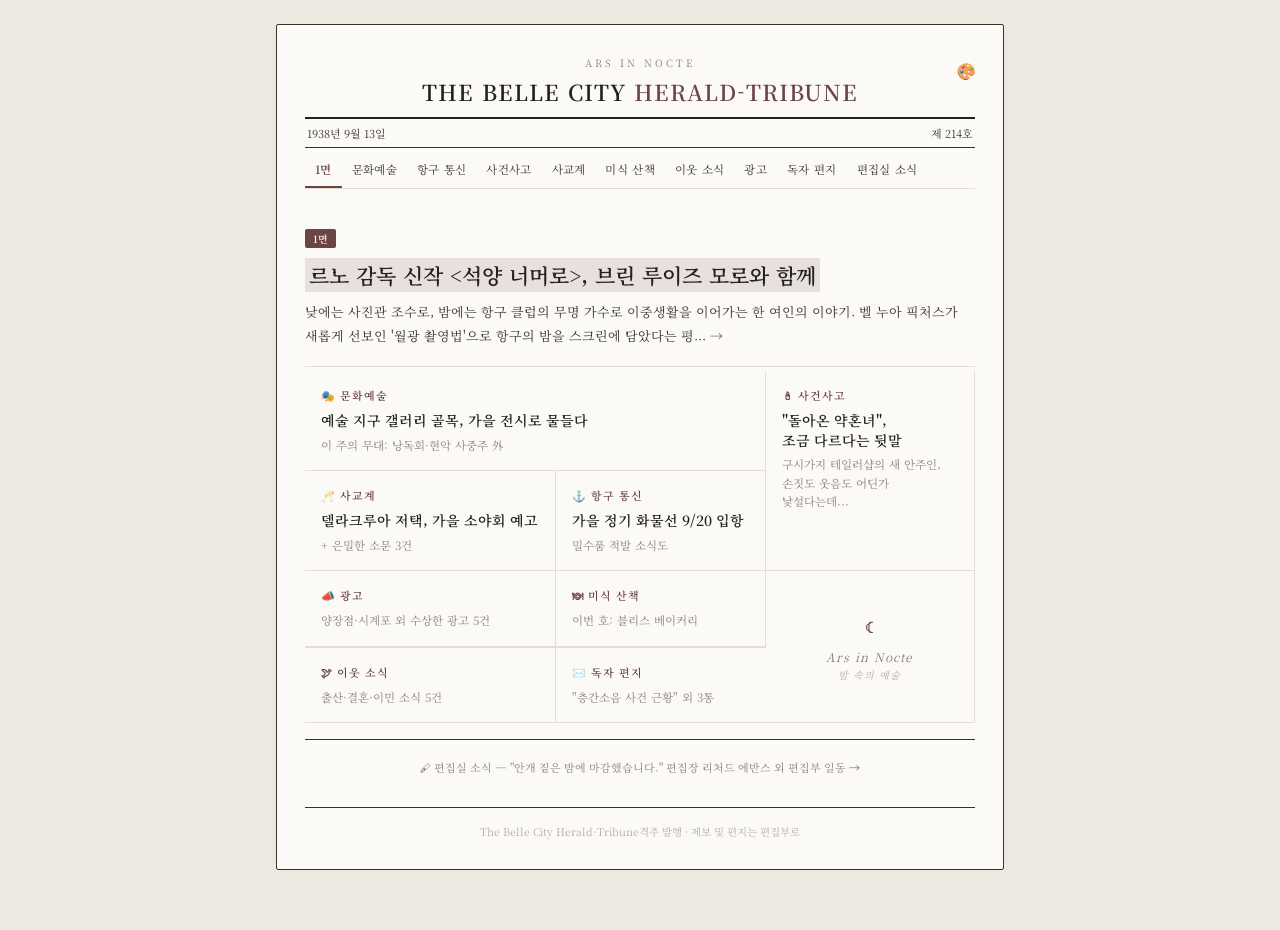
<file: index.html>
<!DOCTYPE html>
<html lang="ko">
<head>
<meta charset="UTF-8" />
<meta name="viewport" content="width=device-width, initial-scale=1.0" />
<title>The Belle City Herald-Tribune — 제 214호</title>
<link rel="stylesheet" href="https://fonts.googleapis.com/css2?family=Noto+Serif+KR:wght@400;500;600;700&display=swap" />
<link rel="stylesheet" href="style.css" />
</head>
<body data-page="index">

<div class="bn-wrap">
  <div class="bn-paper">

    <div id="bn-header"></div>

    <div class="bn-headline">
      <span class="bn-tag">1면</span>
      <h1><span>르노 감독 신작 &lt;석양 너머로&gt;, 브린 루이즈 모로와 함께</span></h1>
      <p>낮에는 사진관 조수로, 밤에는 항구 클럽의 무명 가수로 이중생활을 이어가는 한 여인의 이야기. 벨 누아 픽처스가 새롭게 선보인 '월광 촬영법'으로 항구의 밤을 스크린에 담았다는 평...
        <a class="bn-more" href="culture.html#movie">→</a>
      </p>
    </div>

    <div class="bn-grid">

      <div class="bn-cell bn-area-culture" style="border-right:0.5px solid var(--bn-line); border-bottom:0.5px solid var(--bn-line);">
        <a href="culture.html">
          <p class="bn-cell-label">🎭 문화예술</p>
          <p class="bn-cell-title">예술 지구 갤러리 골목, 가을 전시로 물들다</p>
          <p class="bn-cell-sub">이 주의 무대: 낭독회·현악 사중주 外</p>
        </a>
      </div>

      <div class="bn-cell bn-area-incident" style="border-bottom:0.5px solid var(--bn-line);">
        <a href="incidents.html">
          <p class="bn-cell-label">🕯 사건사고</p>
          <p class="bn-cell-title">"돌아온 약혼녀",<br/>조금 다르다는 뒷말</p>
          <p class="bn-cell-sub">구시가지 테일러샵의 새 안주인, 손짓도 웃음도 어딘가 낯설다는데...</p>
        </a>
      </div>

      <div class="bn-cell bn-area-society" style="border-right:0.5px solid var(--bn-line); border-bottom:0.5px solid var(--bn-line);">
        <a href="society.html">
          <p class="bn-cell-label">🥂 사교계</p>
          <p class="bn-cell-title">델라크루아 저택, 가을 소야회 예고</p>
          <p class="bn-cell-sub">+ 은밀한 소문 3건</p>
        </a>
      </div>

      <div class="bn-cell bn-area-harbor" style="border-right:0.5px solid var(--bn-line); border-bottom:0.5px solid var(--bn-line);">
        <a href="harbor.html">
          <p class="bn-cell-label">⚓ 항구 통신</p>
          <p class="bn-cell-title">가을 정기 화물선 9/20 입항</p>
          <p class="bn-cell-sub">밀수품 적발 소식도</p>
        </a>
      </div>

      <div class="bn-cell bn-area-ads" style="border-right:0.5px solid var(--bn-line);">
        <a href="ads.html">
          <p class="bn-cell-label">📣 광고</p>
          <p class="bn-cell-sub">양장점·시계포 외 수상한 광고 5건</p>
        </a>
      </div>

      <div class="bn-cell bn-area-food">
        <a href="food.html">
          <p class="bn-cell-label">🍽 미식 산책</p>
          <p class="bn-cell-sub">이번 호: 블리스 베이커리</p>
        </a>
      </div>

      <div class="bn-cell bn-area-mark bn-mark">
        <span class="bn-moon">☾</span>
        <p>Ars in Nocte</p>
        <p class="bn-mark-kr">밤 속의 예술</p>
      </div>

      <div class="bn-cell bn-area-neighbor" style="border-right:0.5px solid var(--bn-line); border-top:0.5px solid var(--bn-line);">
        <a href="neighbors.html">
          <p class="bn-cell-label">🕊 이웃 소식</p>
          <p class="bn-cell-sub">출산·결혼·이민 소식 5건</p>
        </a>
      </div>

      <div class="bn-cell bn-area-letters" style="border-top:0.5px solid var(--bn-line);">
        <a href="letters.html">
          <p class="bn-cell-label">✉️ 독자 편지</p>
          <p class="bn-cell-sub">"층간소음 사건 근황" 외 3통</p>
        </a>
      </div>

    </div>

    <div class="bn-editorial-strip">
      <a href="editorial.html">🖋 편집실 소식 — "안개 짙은 밤에 마감했습니다."<br class="bn-mobile-br"/> 편집장 리처드 에반스 외 편집부 일동 <strong style="color:var(--bn-accent);">→</strong></a>
    </div>

    <div id="bn-footer" class="bn-footer"></div>

  </div>
</div>

<script src="common.js"></script>
</body>
</html>
</file>
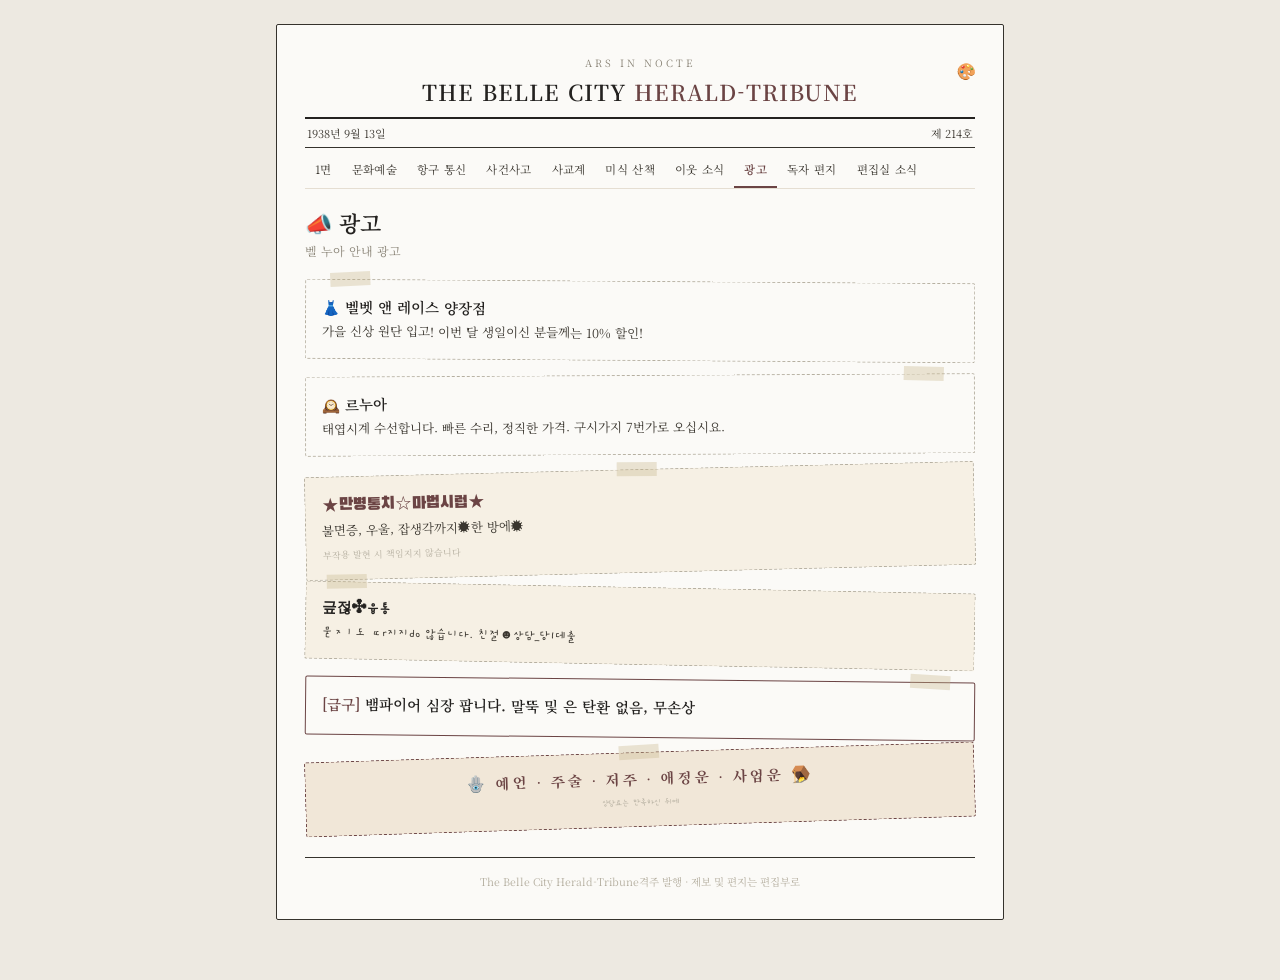
<file: ads.html>
<!DOCTYPE html>
<html lang="ko">
<head>
<meta charset="UTF-8" />
<meta name="viewport" content="width=device-width, initial-scale=1.0" />
<title>광고 — The Belle City Herald-Tribune</title>
<link rel="stylesheet" href="https://fonts.googleapis.com/css2?family=Noto+Serif+KR:wght@400;500;600;700&family=Black+Han+Sans&family=Gaegu:wght@400;700&family=Song+Myung&display=swap" />
<link rel="stylesheet" href="style.css" />
</head>
<body data-page="ads">

<div class="bn-wrap">
  <div class="bn-paper">

    <div id="bn-header"></div>

    <p class="bn-section-title">📣 광고</p>
    <p class="bn-section-desc">벨 누아 안내 광고</p>

    <div class="bn-card-list">

      <div class="bn-flyer" style="transform:rotate(0.4deg);">
        <div class="bn-tape" style="left:24px; transform:rotate(-3deg);"></div>
        <h3>👗 벨벳 앤 레이스 양장점</h3>
        <p>가을 신상 원단 입고! 이번 달 생일이신 분들께는 10% 할인!</p>
      </div>

      <div class="bn-flyer" style="transform:rotate(-0.3deg);">
        <div class="bn-tape" style="right:30px; left:auto; transform:rotate(2deg);"></div>
        <h3>🕰️ 르누아</h3>
        <p>태엽시계 수선합니다. 빠른 수리, 정직한 가격. 구시가지 7번가로 오십시요.</p>
      </div>

      <div class="bn-flyer" style="transform:rotate(-1.4deg); background:#F6F0E4;">
        <div class="bn-tape" style="left:50%; margin-left:-22px; transform:rotate(1deg);"></div>
        <h3 style="font-family:'Black Han Sans', sans-serif; font-weight:400; font-size:17px; color:var(--bn-accent);">★만병통치☆마법시럽★</h3>
        <p>불면증, 우울, 잡생각까지✹한 방에✹</p>
        <p class="bn-fine">부작용 발현 시 책임지지 않습니다</p>
      </div>

      <div class="bn-flyer" style="transform:rotate(1.1deg); background:#F6F0E4;">
        <div class="bn-tape" style="left:20px; transform:rotate(-2deg);"></div>
        <h3 style="font-family:'Gaegu', sans-serif;">긒젆✢융통</h3>
        <p style="font-family:'Gaegu', sans-serif;">묻ㅈㅣ도 ㄸr지지do 않습니다. 친절☻상담_당1데출</p>
      </div>

      <div class="bn-flyer" style="transform:rotate(0.6deg); border-style:solid; border-color:var(--bn-accent);">
        <div class="bn-tape" style="right:24px; left:auto; transform:rotate(3deg);"></div>
        <h3><span style="color:var(--bn-accent);">[급구]</span> 뱀파이어 심장 팝니다. 말뚝 및 은 탄환 없음, 무손상</h3>
      </div>

      <div class="bn-flyer" style="transform:rotate(-1.8deg); background:#F1E7D8; border-color:var(--bn-accent); text-align:center;">
        <div class="bn-tape" style="left:50%; margin-left:-20px; transform:rotate(-2deg);"></div>
        <h3 style="font-family:'Song Myung', serif; font-weight:400; font-size:16px; letter-spacing:3px; color:var(--bn-accent);">🪬 예언 · 주술 · 저주 · 애정운 · 사업운 🪤</h3>
        <p class="bn-fine" style="font-family:'Gaegu', sans-serif; font-size:9px;">상담료는 만족하신 뒤에</p>
      </div>

    </div>

    <div id="bn-footer" class="bn-footer"></div>

  </div>
</div>

<script src="common.js"></script>
</body>
</html>
</file>
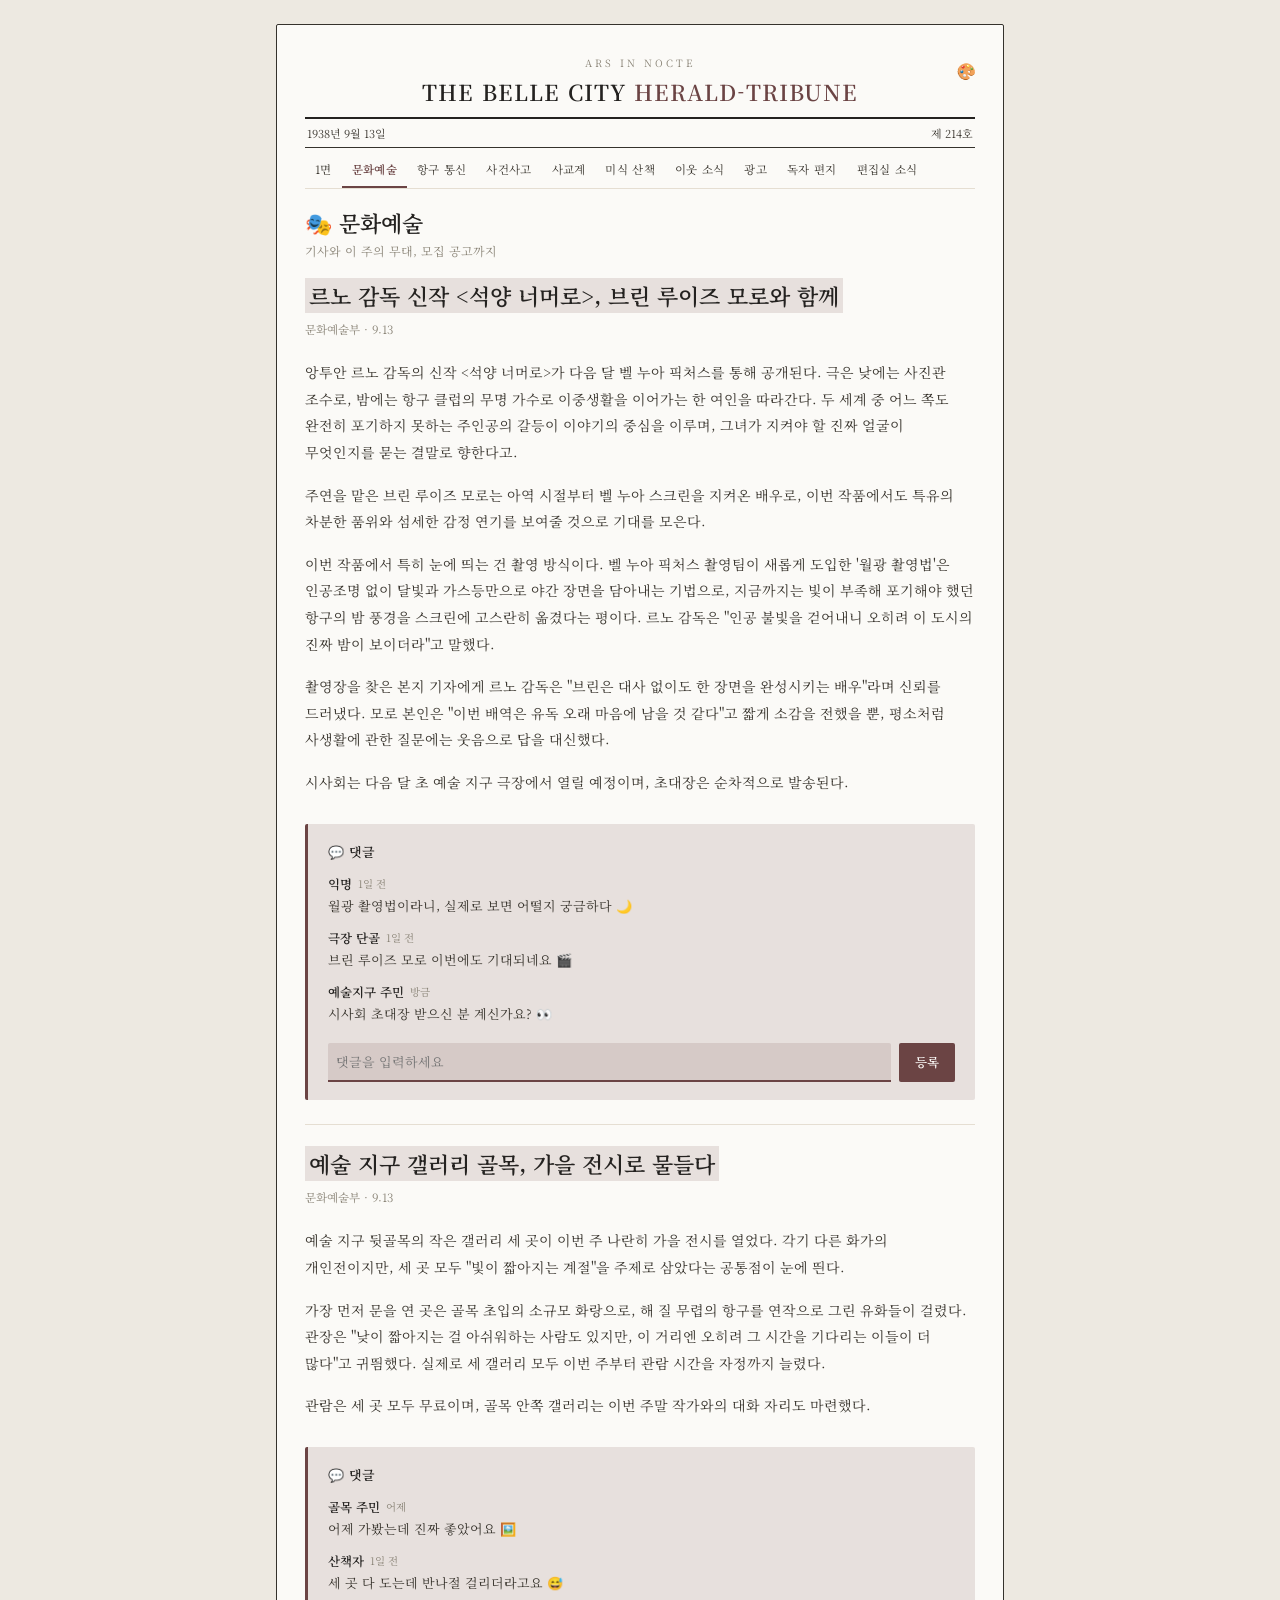
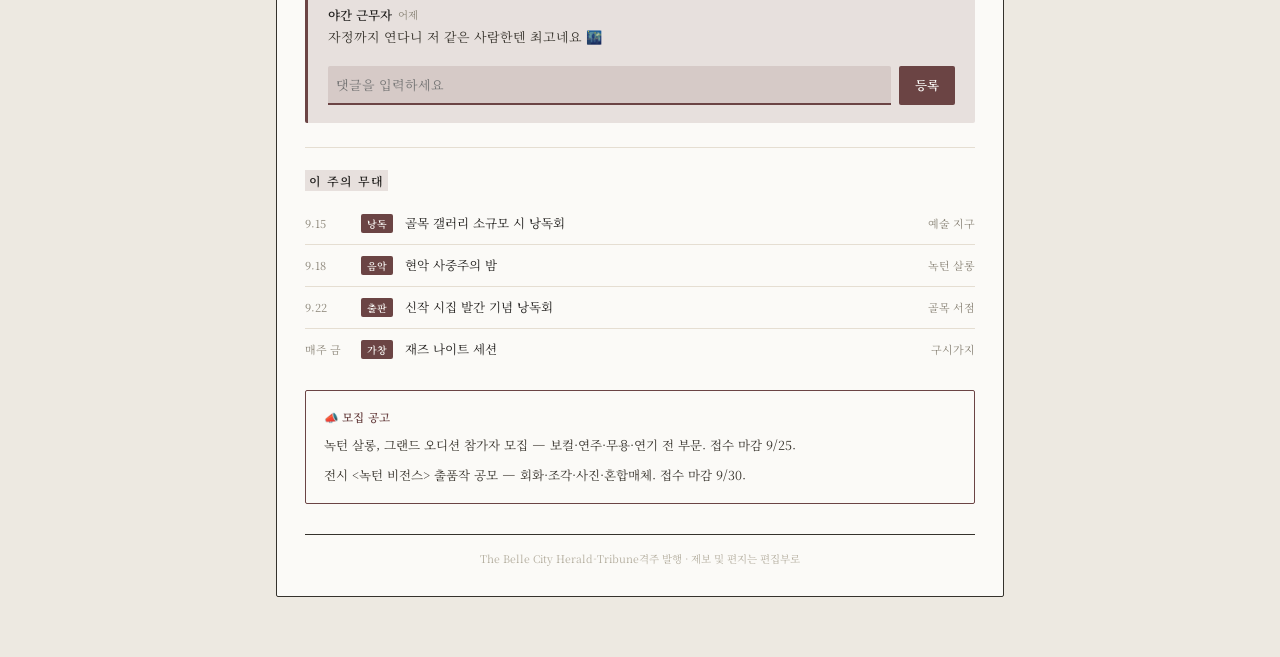
<file: culture.html>
<!DOCTYPE html>
<html lang="ko">
<head>
<meta charset="UTF-8" />
<meta name="viewport" content="width=device-width, initial-scale=1.0" />
<title>문화예술 — The Belle City Herald-Tribune</title>
<link rel="stylesheet" href="https://fonts.googleapis.com/css2?family=Noto+Serif+KR:wght@400;500;600;700&display=swap" />
<link rel="stylesheet" href="style.css" />
</head>
<body data-page="culture">

<div class="bn-wrap">
  <div class="bn-paper">

    <div id="bn-header"></div>

    <p class="bn-section-title">🎭 문화예술</p>
    <p class="bn-section-desc">기사와 이 주의 무대, 모집 공고까지</p>

    <article id="movie">
      <h1 class="bn-article-title"><span class="bn-hl">르노 감독 신작 &lt;석양 너머로&gt;, 브린 루이즈 모로와 함께</span></h1>
      <p class="bn-article-meta">문화예술부 · 9.13</p>
      <div class="bn-article-body">
        <p>앙투안 르노 감독의 신작 &lt;석양 너머로&gt;가 다음 달 벨 누아 픽처스를 통해 공개된다. 극은 낮에는 사진관 조수로, 밤에는 항구 클럽의 무명 가수로 이중생활을 이어가는 한 여인을 따라간다. 두 세계 중 어느 쪽도 완전히 포기하지 못하는 주인공의 갈등이 이야기의 중심을 이루며, 그녀가 지켜야 할 진짜 얼굴이 무엇인지를 묻는 결말로 향한다고.</p>
        <p>주연을 맡은 브린 루이즈 모로는 아역 시절부터 벨 누아 스크린을 지켜온 배우로, 이번 작품에서도 특유의 차분한 품위와 섬세한 감정 연기를 보여줄 것으로 기대를 모은다.</p>
        <p>이번 작품에서 특히 눈에 띄는 건 촬영 방식이다. 벨 누아 픽처스 촬영팀이 새롭게 도입한 '월광 촬영법'은 인공조명 없이 달빛과 가스등만으로 야간 장면을 담아내는 기법으로, 지금까지는 빛이 부족해 포기해야 했던 항구의 밤 풍경을 스크린에 고스란히 옮겼다는 평이다. 르노 감독은 "인공 불빛을 걷어내니 오히려 이 도시의 진짜 밤이 보이더라"고 말했다.</p>
        <p>촬영장을 찾은 본지 기자에게 르노 감독은 "브린은 대사 없이도 한 장면을 완성시키는 배우"라며 신뢰를 드러냈다. 모로 본인은 "이번 배역은 유독 오래 마음에 남을 것 같다"고 짧게 소감을 전했을 뿐, 평소처럼 사생활에 관한 질문에는 웃음으로 답을 대신했다.</p>
        <p>시사회는 다음 달 초 예술 지구 극장에서 열릴 예정이며, 초대장은 순차적으로 발송된다.</p>
      </div>

      <div class="bn-comments-block" data-article-id="culture-movie" data-preset='[{"author":"극장 단골","text":"브린 루이즈 모로 이번에도 기대되네요 🎬","date":"1일 전"},{"author":"익명","text":"월광 촬영법이라니, 실제로 보면 어떨지 궁금하다 🌙","date":"1일 전"},{"author":"예술지구 주민","text":"시사회 초대장 받으신 분 계신가요? 👀","date":"방금"}]'>
        <p class="bn-comments-title">💬 댓글</p>
        <div class="bn-comment-list"></div>
        <div class="bn-comment-input-row">
          <input type="text" class="bn-comment-input" placeholder="댓글을 입력하세요" />
          <button class="bn-comment-submit">등록</button>
        </div>
      </div>
    </article>

    <hr class="bn-divider" />

    <article id="gallery">
      <h1 class="bn-article-title"><span class="bn-hl">예술 지구 갤러리 골목, 가을 전시로 물들다</span></h1>
      <p class="bn-article-meta">문화예술부 · 9.13</p>
      <div class="bn-article-body">
        <p>예술 지구 뒷골목의 작은 갤러리 세 곳이 이번 주 나란히 가을 전시를 열었다. 각기 다른 화가의 개인전이지만, 세 곳 모두 "빛이 짧아지는 계절"을 주제로 삼았다는 공통점이 눈에 띈다.</p>
        <p>가장 먼저 문을 연 곳은 골목 초입의 소규모 화랑으로, 해 질 무렵의 항구를 연작으로 그린 유화들이 걸렸다. 관장은 "낮이 짧아지는 걸 아쉬워하는 사람도 있지만, 이 거리엔 오히려 그 시간을 기다리는 이들이 더 많다"고 귀띔했다. 실제로 세 갤러리 모두 이번 주부터 관람 시간을 자정까지 늘렸다.</p>
        <p>관람은 세 곳 모두 무료이며, 골목 안쪽 갤러리는 이번 주말 작가와의 대화 자리도 마련했다.</p>
      </div>

      <div class="bn-comments-block" data-article-id="culture-gallery" data-preset='[{"author":"골목 주민","text":"어제 가봤는데 진짜 좋았어요 🖼️","date":"어제"},{"author":"야간 근무자","text":"자정까지 연다니 저 같은 사람한텐 최고네요 🌃","date":"어제"},{"author":"산책자","text":"세 곳 다 도는데 반나절 걸리더라고요 😅","date":"1일 전"}]'>
        <p class="bn-comments-title">💬 댓글</p>
        <div class="bn-comment-list"></div>
        <div class="bn-comment-input-row">
          <input type="text" class="bn-comment-input" placeholder="댓글을 입력하세요" />
          <button class="bn-comment-submit">등록</button>
        </div>
      </div>
    </article>

    <hr class="bn-divider" />

    <p class="bn-reporter-section-title"><span>이 주의 무대</span></p>
    <div>
      <div class="bn-lineup-item">
        <span class="bn-lineup-date">9.15</span>
        <span class="bn-lineup-tag">낭독</span>
        <span class="bn-lineup-title">골목 갤러리 소규모 시 낭독회</span>
        <span class="bn-lineup-loc">예술 지구</span>
      </div>
      <div class="bn-lineup-item">
        <span class="bn-lineup-date">9.18</span>
        <span class="bn-lineup-tag">음악</span>
        <span class="bn-lineup-title">현악 사중주의 밤</span>
        <span class="bn-lineup-loc">녹턴 살롱</span>
      </div>
      <div class="bn-lineup-item">
        <span class="bn-lineup-date">9.22</span>
        <span class="bn-lineup-tag">출판</span>
        <span class="bn-lineup-title">신작 시집 발간 기념 낭독회</span>
        <span class="bn-lineup-loc">골목 서점</span>
      </div>
      <div class="bn-lineup-item">
        <span class="bn-lineup-date">매주 금</span>
        <span class="bn-lineup-tag">가창</span>
        <span class="bn-lineup-title">재즈 나이트 세션</span>
        <span class="bn-lineup-loc">구시가지</span>
      </div>
    </div>

    <div class="bn-callout">
      <p>📣 모집 공고</p>
      <p>녹턴 살롱, 그랜드 오디션 참가자 모집 — 보컬·연주·무용·연기 전 부문. 접수 마감 9/25.</p>
      <p>전시 &lt;녹턴 비전스&gt; 출품작 공모 — 회화·조각·사진·혼합매체. 접수 마감 9/30.</p>
    </div>

    <div id="bn-footer" class="bn-footer"></div>

  </div>
</div>

<script src="common.js"></script>
<script src="comments.js"></script>
</body>
</html>
</file>
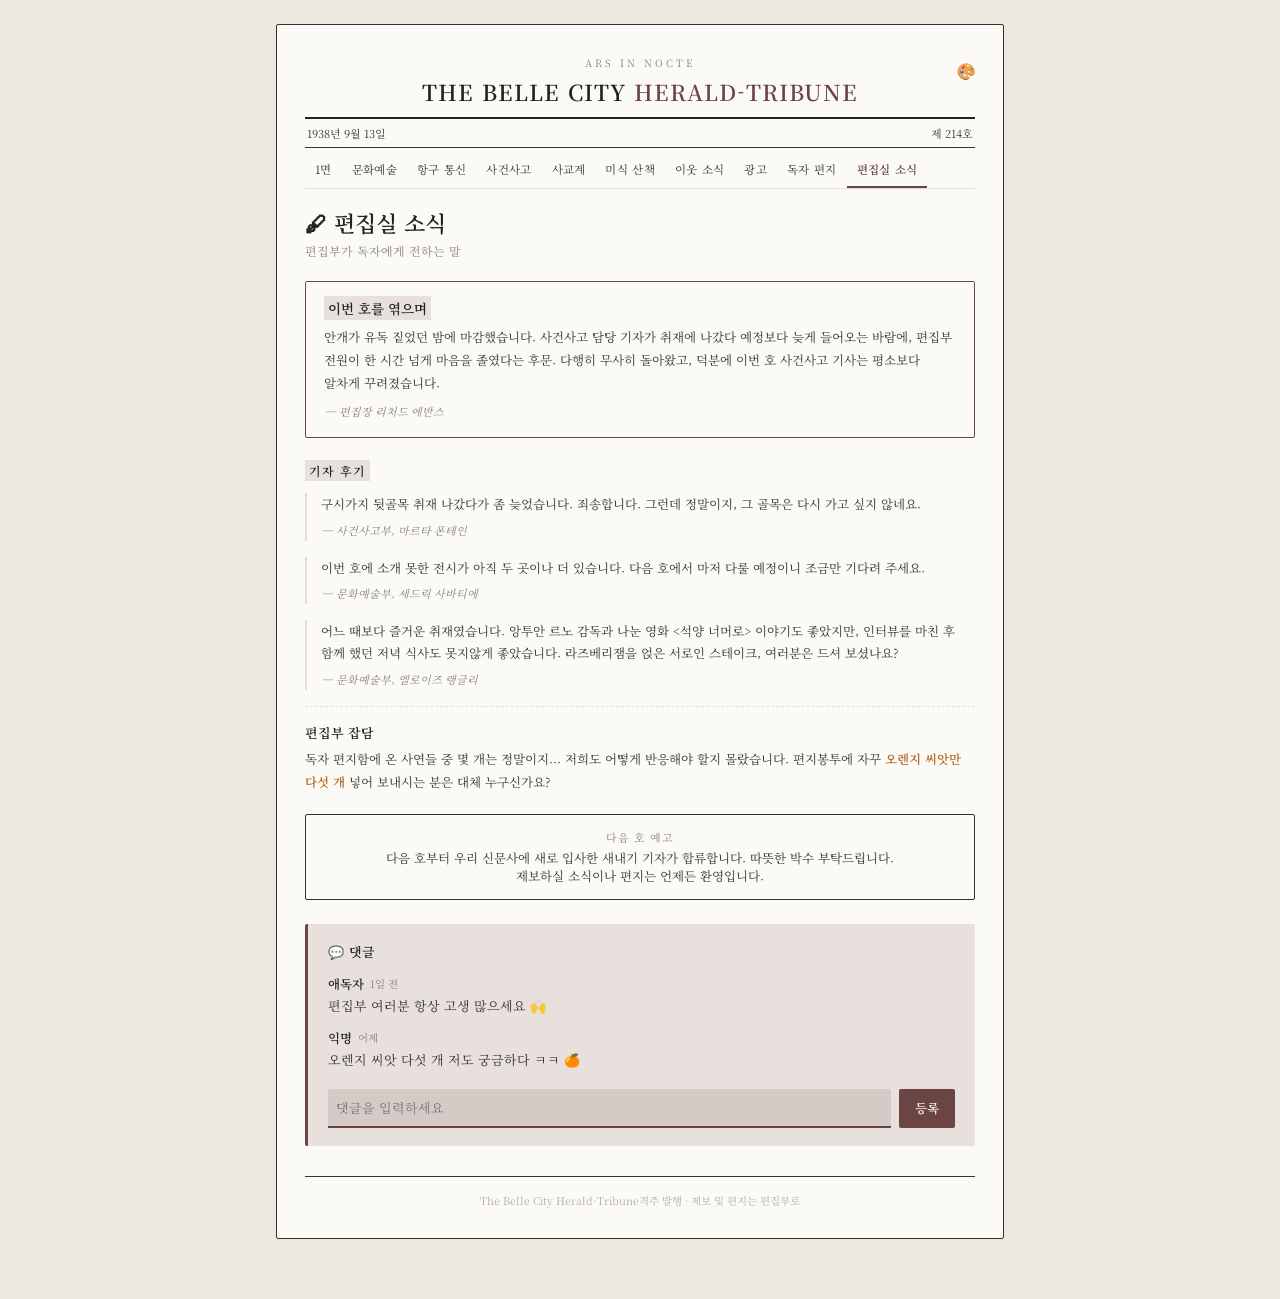
<file: editorial.html>
<!DOCTYPE html>
<html lang="ko">
<head>
<meta charset="UTF-8" />
<meta name="viewport" content="width=device-width, initial-scale=1.0" />
<title>편집실 소식 — The Belle City Herald-Tribune</title>
<link rel="stylesheet" href="https://fonts.googleapis.com/css2?family=Noto+Serif+KR:wght@400;500;600;700&display=swap" />
<link rel="stylesheet" href="style.css" />
</head>
<body data-page="editorial">

<div class="bn-wrap">
  <div class="bn-paper">

    <div id="bn-header"></div>

    <p class="bn-section-title">🖋 편집실 소식</p>
    <p class="bn-section-desc">편집부가 독자에게 전하는 말</p>

    <div class="bn-editor-box">
      <h3><span>이번 호를 엮으며</span></h3>
      <p>안개가 유독 짙었던 밤에 마감했습니다. 사건사고 담당 기자가 취재에 나갔다 예정보다 늦게 들어오는 바람에, 편집부 전원이 한 시간 넘게 마음을 졸였다는 후문. 다행히 무사히 돌아왔고, 덕분에 이번 호 사건사고 기사는 평소보다 알차게 꾸려졌습니다.</p>
      <p class="bn-sign">— 편집장 리처드 에반스</p>
    </div>

    <p class="bn-reporter-section-title"><span>기자 후기</span></p>

    <div class="bn-reporter-note">
      <p>구시가지 뒷골목 취재 나갔다가 좀 늦었습니다. 죄송합니다. 그런데 정말이지, 그 골목은 다시 가고 싶지 않네요.</p>
      <p class="bn-sign">— 사건사고부, 마르타 폰테인</p>
    </div>

    <div class="bn-reporter-note">
      <p>이번 호에 소개 못한 전시가 아직 두 곳이나 더 있습니다. 다음 호에서 마저 다룰 예정이니 조금만 기다려 주세요.</p>
      <p class="bn-sign">— 문화예술부, 세드릭 사바티에</p>
    </div>

    <div class="bn-reporter-note">
      <p>어느 때보다 즐거운 취재였습니다. 앙투안 르노 감독과 나눈 영화 &lt;석양 너머로&gt; 이야기도 좋았지만, 인터뷰를 마친 후 함께 했던 저녁 식사도 못지않게 좋았습니다. 라즈베리잼을 얹은 서로인 스테이크, 여러분은 드셔 보셨나요?</p>
      <p class="bn-sign">— 문화예술부, 엘로이즈 랭글리</p>
    </div>

    <div class="bn-chat-box">
      <h3>편집부 잡담</h3>
      <p>독자 편지함에 온 사연들 중 몇 개는 정말이지... 저희도 어떻게 반응해야 할지 몰랐습니다. 편지봉투에 자꾸 <span class="bn-orange">오렌지 씨앗만 다섯 개</span> 넣어 보내시는 분은 대체 누구신가요?</p>
    </div>

    <div class="bn-next-issue">
      <p>다음 호 예고</p>
      <p>다음 호부터 우리 신문사에 새로 입사한 새내기 기자가 합류합니다. 따뜻한 박수 부탁드립니다.<br/>제보하실 소식이나 편지는 언제든 환영입니다.</p>
    </div>

    <div class="bn-comments-block" data-article-id="editorial-page" data-preset='[{"author":"애독자","text":"편집부 여러분 항상 고생 많으세요 🙌","date":"1일 전"},{"author":"익명","text":"오렌지 씨앗 다섯 개 저도 궁금하다 ㅋㅋ 🍊","date":"어제"}]' style="margin-top:24px;">
      <p class="bn-comments-title">💬 댓글</p>
      <div class="bn-comment-list"></div>
      <div class="bn-comment-input-row">
        <input type="text" class="bn-comment-input" placeholder="댓글을 입력하세요" />
        <button class="bn-comment-submit">등록</button>
      </div>
    </div>

    <div id="bn-footer" class="bn-footer"></div>

  </div>
</div>

<script src="common.js"></script>
<script src="comments.js"></script>
</body>
</html>
</file>
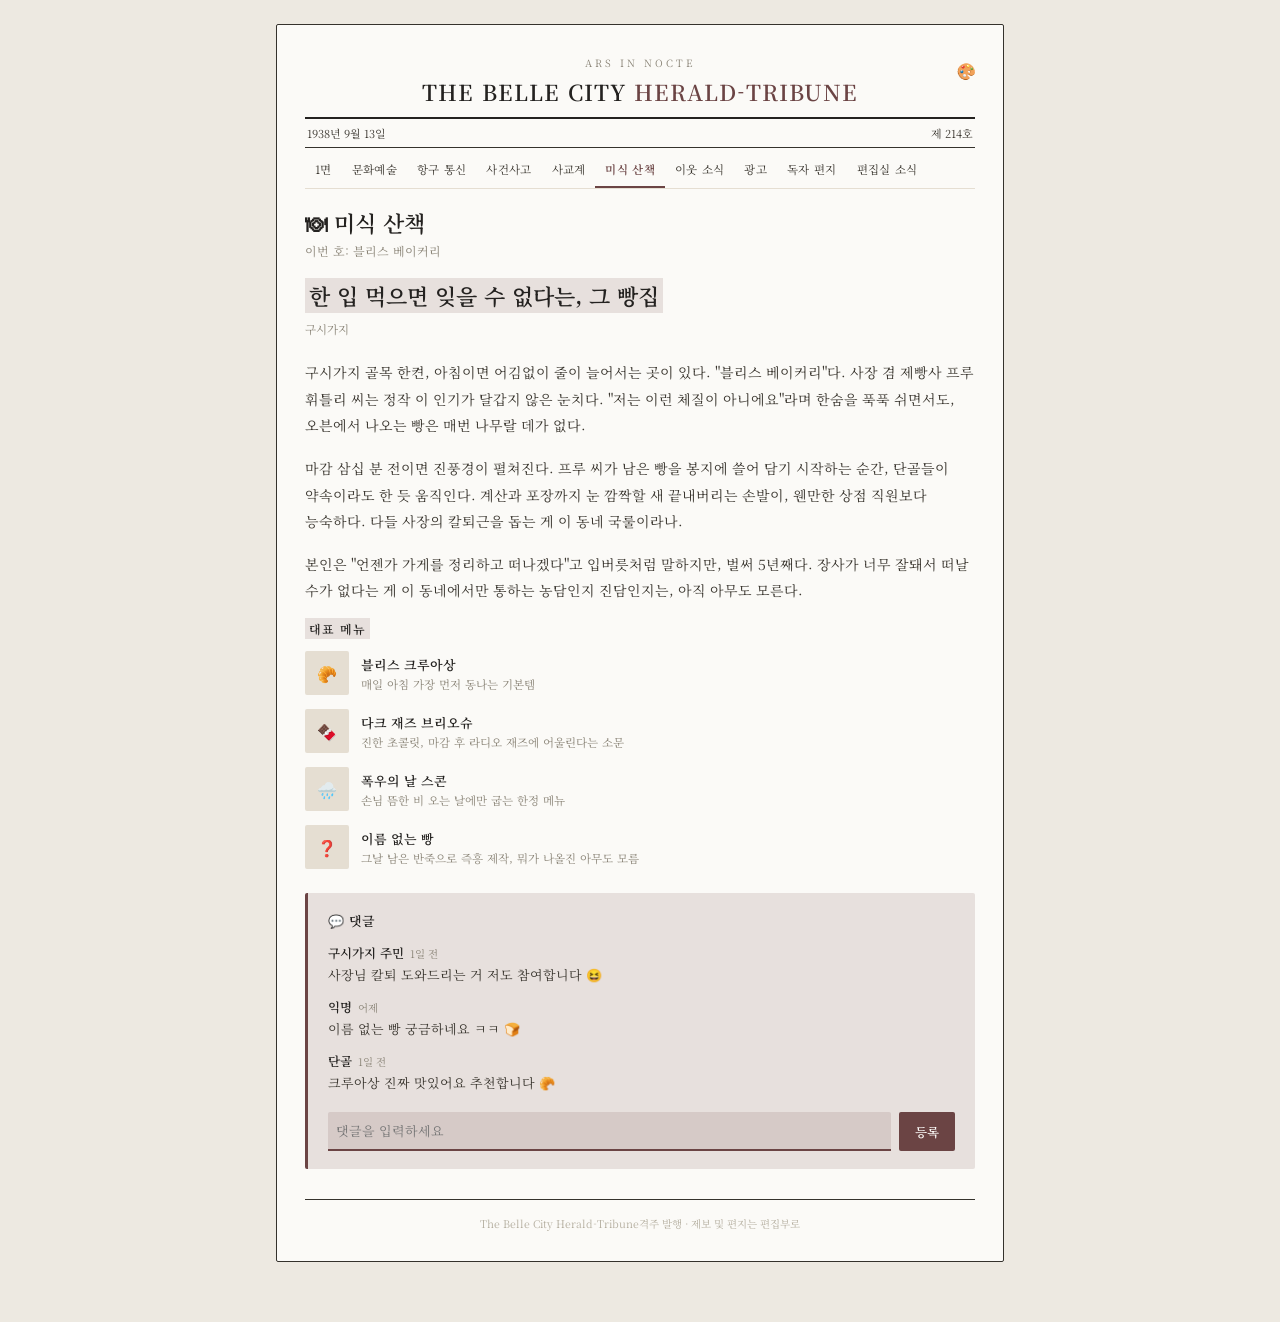
<file: food.html>
<!DOCTYPE html>
<html lang="ko">
<head>
<meta charset="UTF-8" />
<meta name="viewport" content="width=device-width, initial-scale=1.0" />
<title>미식 산책 — The Belle City Herald-Tribune</title>
<link rel="stylesheet" href="https://fonts.googleapis.com/css2?family=Noto+Serif+KR:wght@400;500;600;700&display=swap" />
<link rel="stylesheet" href="style.css" />
</head>
<body data-page="food">

<div class="bn-wrap">
  <div class="bn-paper">

    <div id="bn-header"></div>

    <p class="bn-section-title">🍽 미식 산책</p>
    <p class="bn-section-desc">이번 호: 블리스 베이커리</p>

    <article>
      <h1 class="bn-article-title"><span class="bn-hl">한 입 먹으면 잊을 수 없다는, 그 빵집</span></h1>
      <p class="bn-article-meta">구시가지</p>
      <div class="bn-article-body">
        <p>구시가지 골목 한켠, 아침이면 어김없이 줄이 늘어서는 곳이 있다. "블리스 베이커리"다. 사장 겸 제빵사 프루 휘틀리 씨는 정작 이 인기가 달갑지 않은 눈치다. "저는 이런 체질이 아니에요"라며 한숨을 푹푹 쉬면서도, 오븐에서 나오는 빵은 매번 나무랄 데가 없다.</p>
        <p>마감 삼십 분 전이면 진풍경이 펼쳐진다. 프루 씨가 남은 빵을 봉지에 쓸어 담기 시작하는 순간, 단골들이 약속이라도 한 듯 움직인다. 계산과 포장까지 눈 깜짝할 새 끝내버리는 손발이, 웬만한 상점 직원보다 능숙하다. 다들 사장의 칼퇴근을 돕는 게 이 동네 국룰이라나.</p>
        <p>본인은 "언젠가 가게를 정리하고 떠나겠다"고 입버릇처럼 말하지만, 벌써 5년째다. 장사가 너무 잘돼서 떠날 수가 없다는 게 이 동네에서만 통하는 농담인지 진담인지는, 아직 아무도 모른다.</p>
      </div>
    </article>

    <p class="bn-reporter-section-title" style="margin-top:8px;"><span>대표 메뉴</span></p>
    <div class="bn-card-list">
      <div class="bn-menu-item">
        <div class="bn-menu-thumb">🥐</div>
        <div><h4>블리스 크루아상</h4><p>매일 아침 가장 먼저 동나는 기본템</p></div>
      </div>
      <div class="bn-menu-item">
        <div class="bn-menu-thumb">🍫</div>
        <div><h4>다크 재즈 브리오슈</h4><p>진한 초콜릿, 마감 후 라디오 재즈에 어울린다는 소문</p></div>
      </div>
      <div class="bn-menu-item">
        <div class="bn-menu-thumb">🌧️</div>
        <div><h4>폭우의 날 스콘</h4><p>손님 뜸한 비 오는 날에만 굽는 한정 메뉴</p></div>
      </div>
      <div class="bn-menu-item">
        <div class="bn-menu-thumb">❓</div>
        <div><h4>이름 없는 빵</h4><p>그날 남은 반죽으로 즉흥 제작, 뭐가 나올진 아무도 모름</p></div>
      </div>
    </div>

    <div class="bn-comments-block" data-article-id="food-bliss-bakery" data-preset='[{"author":"단골","text":"크루아상 진짜 맛있어요 추천합니다 🥐","date":"1일 전"},{"author":"익명","text":"이름 없는 빵 궁금하네요 ㅋㅋ 🍞","date":"어제"},{"author":"구시가지 주민","text":"사장님 칼퇴 도와드리는 거 저도 참여합니다 😆","date":"1일 전"}]' style="margin-top:24px;">
      <p class="bn-comments-title">💬 댓글</p>
      <div class="bn-comment-list"></div>
      <div class="bn-comment-input-row">
        <input type="text" class="bn-comment-input" placeholder="댓글을 입력하세요" />
        <button class="bn-comment-submit">등록</button>
      </div>
    </div>

    <div id="bn-footer" class="bn-footer"></div>

  </div>
</div>

<script src="common.js"></script>
<script src="comments.js"></script>
</body>
</html>
</file>
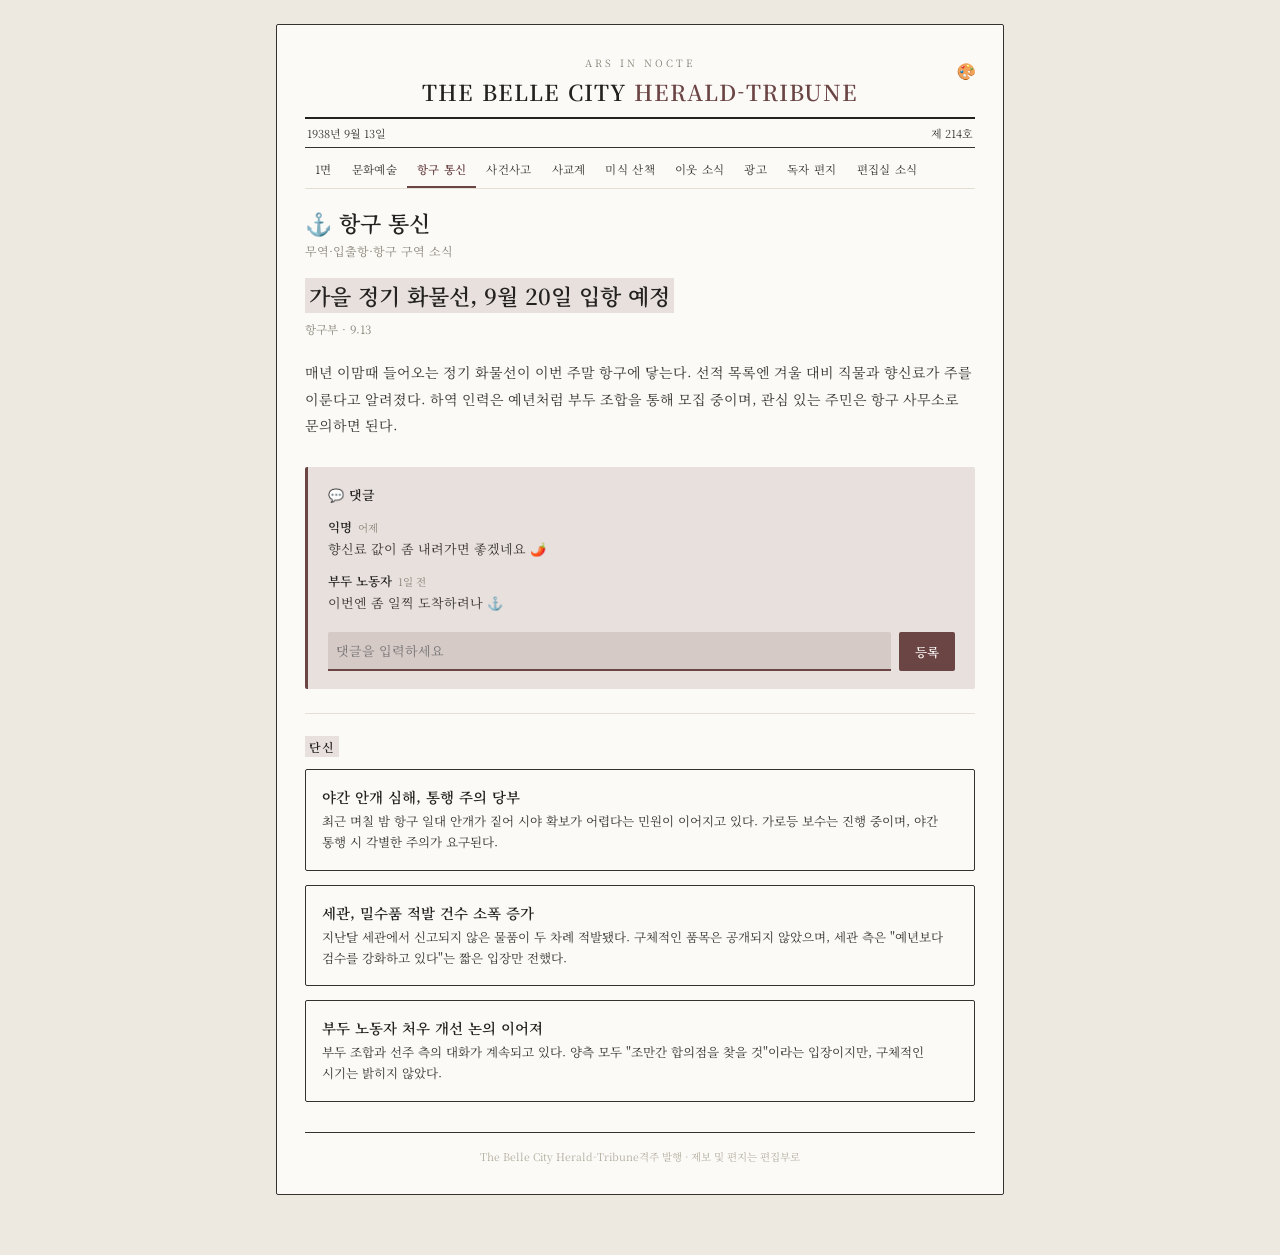
<file: harbor.html>
<!DOCTYPE html>
<html lang="ko">
<head>
<meta charset="UTF-8" />
<meta name="viewport" content="width=device-width, initial-scale=1.0" />
<title>항구 통신 — The Belle City Herald-Tribune</title>
<link rel="stylesheet" href="https://fonts.googleapis.com/css2?family=Noto+Serif+KR:wght@400;500;600;700&display=swap" />
<link rel="stylesheet" href="style.css" />
</head>
<body data-page="harbor">

<div class="bn-wrap">
  <div class="bn-paper">

    <div id="bn-header"></div>

    <p class="bn-section-title">⚓ 항구 통신</p>
    <p class="bn-section-desc">무역·입출항·항구 구역 소식</p>

    <article id="cargo">
      <h1 class="bn-article-title"><span class="bn-hl">가을 정기 화물선, 9월 20일 입항 예정</span></h1>
      <p class="bn-article-meta">항구부 · 9.13</p>
      <div class="bn-article-body">
        <p>매년 이맘때 들어오는 정기 화물선이 이번 주말 항구에 닿는다. 선적 목록엔 겨울 대비 직물과 향신료가 주를 이룬다고 알려졌다. 하역 인력은 예년처럼 부두 조합을 통해 모집 중이며, 관심 있는 주민은 항구 사무소로 문의하면 된다.</p>
      </div>
      <div class="bn-comments-block" data-article-id="harbor-cargo" data-preset='[{"author":"부두 노동자","text":"이번엔 좀 일찍 도착하려나 ⚓","date":"1일 전"},{"author":"익명","text":"향신료 값이 좀 내려가면 좋겠네요 🌶️","date":"어제"}]'>
        <p class="bn-comments-title">💬 댓글</p>
        <div class="bn-comment-list"></div>
        <div class="bn-comment-input-row">
          <input type="text" class="bn-comment-input" placeholder="댓글을 입력하세요" />
          <button class="bn-comment-submit">등록</button>
        </div>
      </div>
    </article>

    <hr class="bn-divider" />

    <p class="bn-reporter-section-title"><span>단신</span></p>
    <div class="bn-card-list">
      <div class="bn-flyer bn-plain">
        <h3>야간 안개 심해, 통행 주의 당부</h3>
        <p>최근 며칠 밤 항구 일대 안개가 짙어 시야 확보가 어렵다는 민원이 이어지고 있다. 가로등 보수는 진행 중이며, 야간 통행 시 각별한 주의가 요구된다.</p>
      </div>
      <div class="bn-flyer bn-plain">
        <h3>세관, 밀수품 적발 건수 소폭 증가</h3>
        <p>지난달 세관에서 신고되지 않은 물품이 두 차례 적발됐다. 구체적인 품목은 공개되지 않았으며, 세관 측은 "예년보다 검수를 강화하고 있다"는 짧은 입장만 전했다.</p>
      </div>
      <div class="bn-flyer bn-plain">
        <h3>부두 노동자 처우 개선 논의 이어져</h3>
        <p>부두 조합과 선주 측의 대화가 계속되고 있다. 양측 모두 "조만간 합의점을 찾을 것"이라는 입장이지만, 구체적인 시기는 밝히지 않았다.</p>
      </div>
    </div>

    <div id="bn-footer" class="bn-footer"></div>

  </div>
</div>

<script src="common.js"></script>
<script src="comments.js"></script>
</body>
</html>
</file>
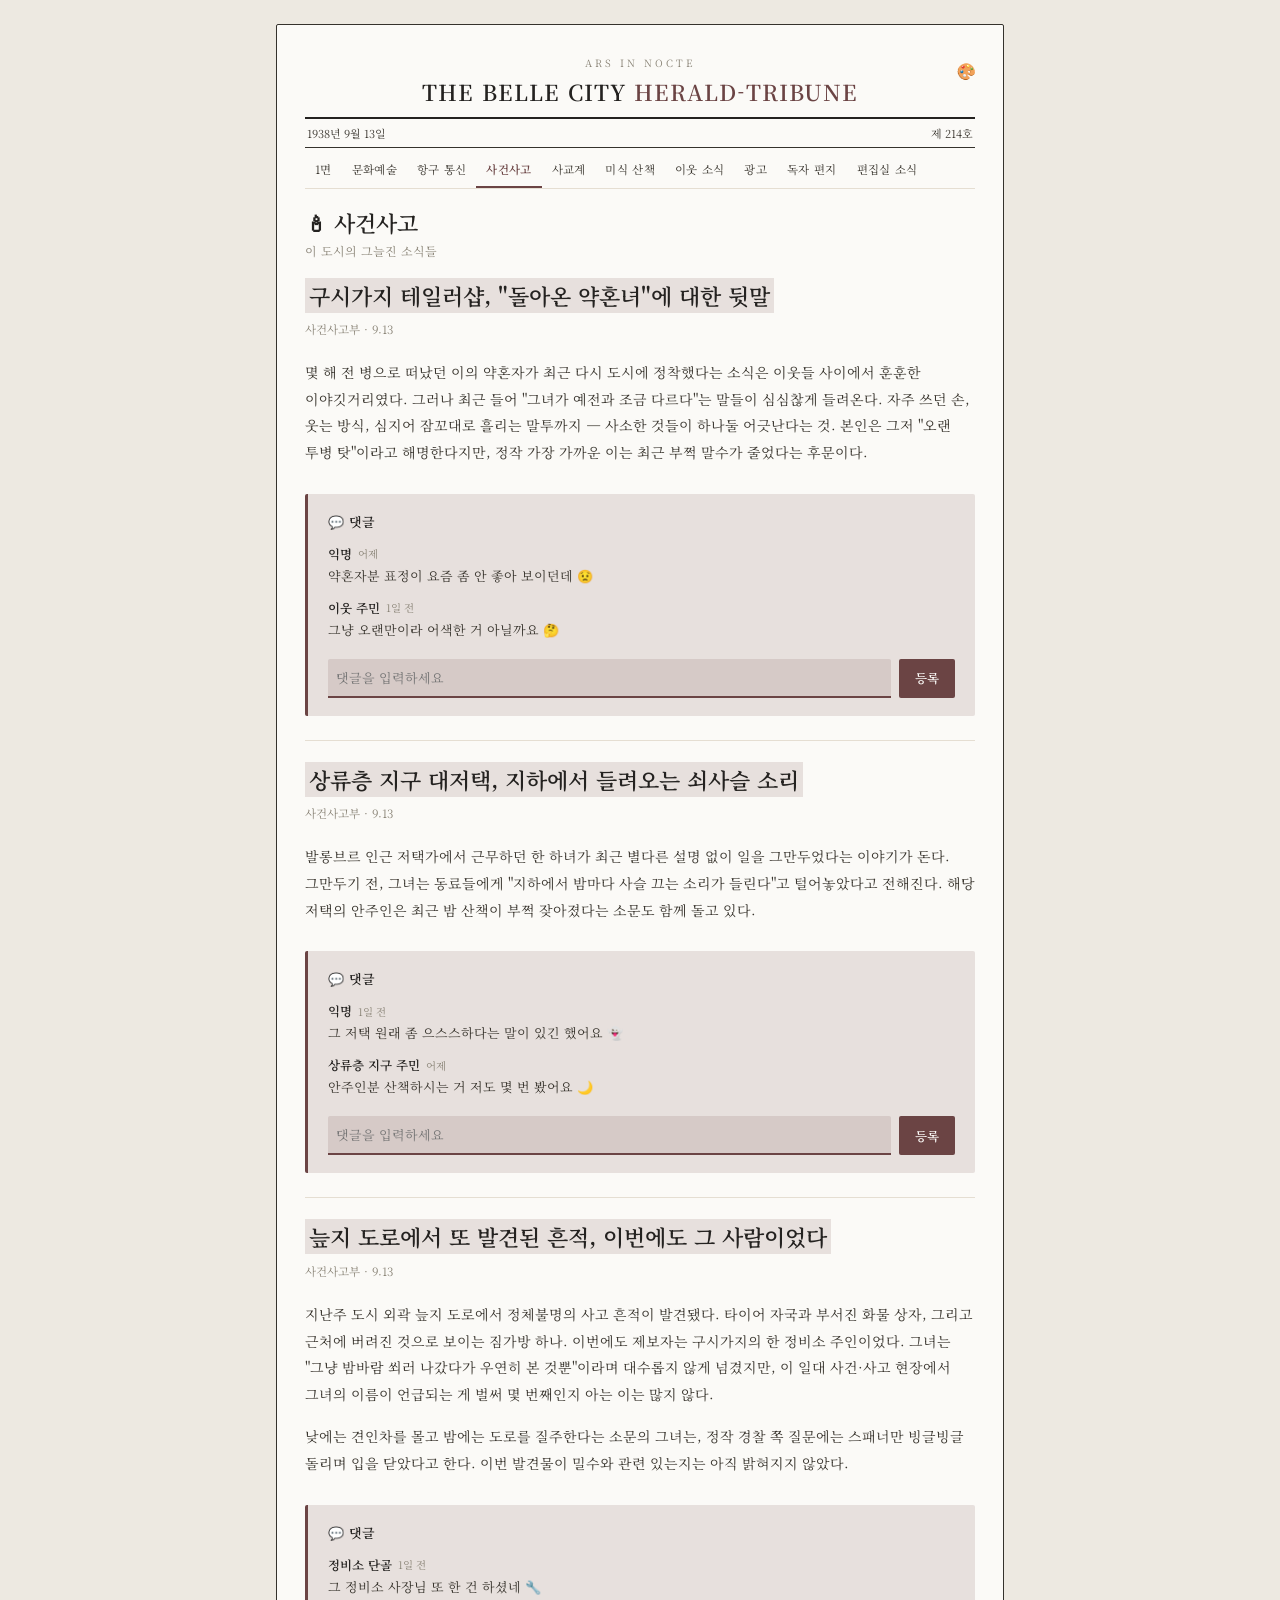
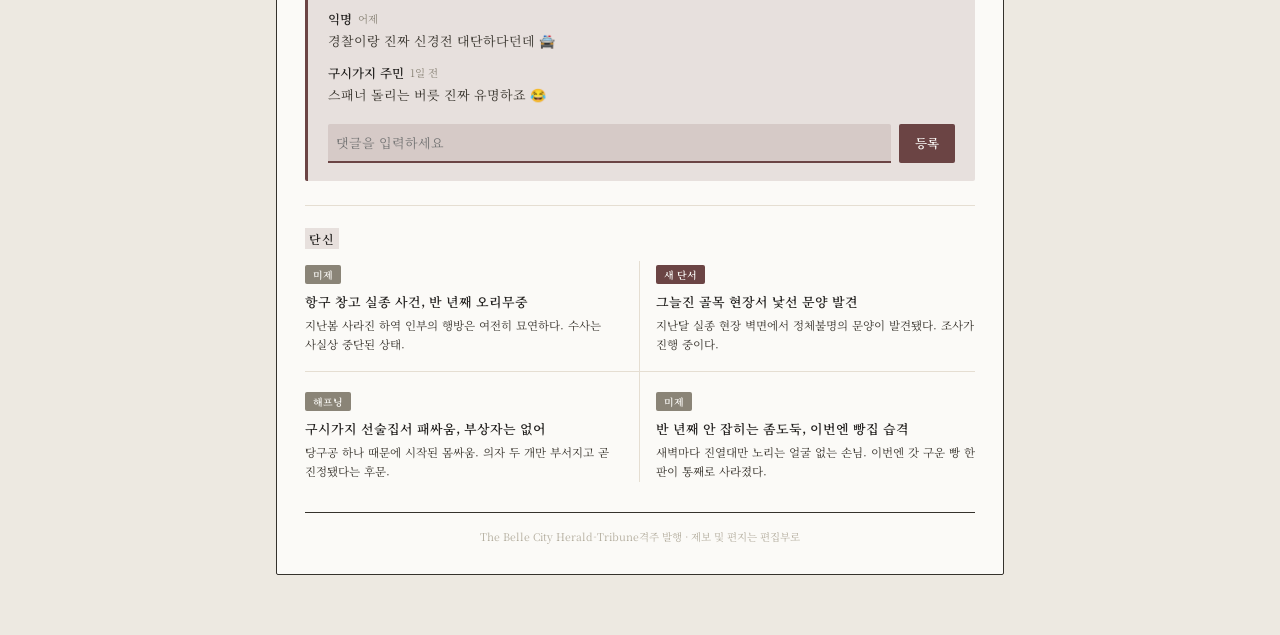
<file: incidents.html>
<!DOCTYPE html>
<html lang="ko">
<head>
<meta charset="UTF-8" />
<meta name="viewport" content="width=device-width, initial-scale=1.0" />
<title>사건사고 — The Belle City Herald-Tribune</title>
<link rel="stylesheet" href="https://fonts.googleapis.com/css2?family=Noto+Serif+KR:wght@400;500;600;700&display=swap" />
<link rel="stylesheet" href="style.css" />
</head>
<body data-page="incidents">

<div class="bn-wrap">
  <div class="bn-paper">

    <div id="bn-header"></div>

    <p class="bn-section-title">🕯 사건사고</p>
    <p class="bn-section-desc">이 도시의 그늘진 소식들</p>

    <article id="fiancee">
      <h1 class="bn-article-title"><span class="bn-hl">구시가지 테일러샵, "돌아온 약혼녀"에 대한 뒷말</span></h1>
      <p class="bn-article-meta">사건사고부 · 9.13</p>
      <div class="bn-article-body">
        <p>몇 해 전 병으로 떠났던 이의 약혼자가 최근 다시 도시에 정착했다는 소식은 이웃들 사이에서 훈훈한 이야깃거리였다. 그러나 최근 들어 "그녀가 예전과 조금 다르다"는 말들이 심심찮게 들려온다. 자주 쓰던 손, 웃는 방식, 심지어 잠꼬대로 흘리는 말투까지 — 사소한 것들이 하나둘 어긋난다는 것. 본인은 그저 "오랜 투병 탓"이라고 해명한다지만, 정작 가장 가까운 이는 최근 부쩍 말수가 줄었다는 후문이다.</p>
      </div>
      <div class="bn-comments-block" data-article-id="incidents-fiancee" data-preset='[{"author":"이웃 주민","text":"그냥 오랜만이라 어색한 거 아닐까요 🤔","date":"1일 전"},{"author":"익명","text":"약혼자분 표정이 요즘 좀 안 좋아 보이던데 😟","date":"어제"}]'>
        <p class="bn-comments-title">💬 댓글</p>
        <div class="bn-comment-list"></div>
        <div class="bn-comment-input-row">
          <input type="text" class="bn-comment-input" placeholder="댓글을 입력하세요" />
          <button class="bn-comment-submit">등록</button>
        </div>
      </div>
    </article>

    <hr class="bn-divider" />

    <article id="chains">
      <h1 class="bn-article-title"><span class="bn-hl">상류층 지구 대저택, 지하에서 들려오는 쇠사슬 소리</span></h1>
      <p class="bn-article-meta">사건사고부 · 9.13</p>
      <div class="bn-article-body">
        <p>발롱브르 인근 저택가에서 근무하던 한 하녀가 최근 별다른 설명 없이 일을 그만두었다는 이야기가 돈다. 그만두기 전, 그녀는 동료들에게 "지하에서 밤마다 사슬 끄는 소리가 들린다"고 털어놓았다고 전해진다. 해당 저택의 안주인은 최근 밤 산책이 부쩍 잦아졌다는 소문도 함께 돌고 있다.</p>
      </div>
      <div class="bn-comments-block" data-article-id="incidents-chains" data-preset='[{"author":"익명","text":"그 저택 원래 좀 으스스하다는 말이 있긴 했어요 👻","date":"1일 전"},{"author":"상류층 지구 주민","text":"안주인분 산책하시는 거 저도 몇 번 봤어요 🌙","date":"어제"}]'>
        <p class="bn-comments-title">💬 댓글</p>
        <div class="bn-comment-list"></div>
        <div class="bn-comment-input-row">
          <input type="text" class="bn-comment-input" placeholder="댓글을 입력하세요" />
          <button class="bn-comment-submit">등록</button>
        </div>
      </div>
    </article>

    <hr class="bn-divider" />

    <article id="swamp">
      <h1 class="bn-article-title"><span class="bn-hl">늪지 도로에서 또 발견된 흔적, 이번에도 그 사람이었다</span></h1>
      <p class="bn-article-meta">사건사고부 · 9.13</p>
      <div class="bn-article-body">
        <p>지난주 도시 외곽 늪지 도로에서 정체불명의 사고 흔적이 발견됐다. 타이어 자국과 부서진 화물 상자, 그리고 근처에 버려진 것으로 보이는 짐가방 하나. 이번에도 제보자는 구시가지의 한 정비소 주인이었다. 그녀는 "그냥 밤바람 쐬러 나갔다가 우연히 본 것뿐"이라며 대수롭지 않게 넘겼지만, 이 일대 사건·사고 현장에서 그녀의 이름이 언급되는 게 벌써 몇 번째인지 아는 이는 많지 않다.</p>
        <p>낮에는 견인차를 몰고 밤에는 도로를 질주한다는 소문의 그녀는, 정작 경찰 쪽 질문에는 스패너만 빙글빙글 돌리며 입을 닫았다고 한다. 이번 발견물이 밀수와 관련 있는지는 아직 밝혀지지 않았다.</p>
      </div>
      <div class="bn-comments-block" data-article-id="incidents-swamp" data-preset='[{"author":"정비소 단골","text":"그 정비소 사장님 또 한 건 하셨네 🔧","date":"1일 전"},{"author":"익명","text":"경찰이랑 진짜 신경전 대단하다던데 🚔","date":"어제"},{"author":"구시가지 주민","text":"스패너 돌리는 버릇 진짜 유명하죠 😂","date":"1일 전"}]'>
        <p class="bn-comments-title">💬 댓글</p>
        <div class="bn-comment-list"></div>
        <div class="bn-comment-input-row">
          <input type="text" class="bn-comment-input" placeholder="댓글을 입력하세요" />
          <button class="bn-comment-submit">등록</button>
        </div>
      </div>
    </article>

    <hr class="bn-divider" />

    <p class="bn-reporter-section-title"><span>단신</span></p>
    <div style="display:grid; grid-template-columns:1fr 1fr; gap:0;">
      <div style="padding:0 16px 16px 0; border-right:0.5px solid var(--bn-line); border-bottom:0.5px solid var(--bn-line);">
        <span class="bn-badge" style="background:var(--bn-muted);">미제</span>
        <p style="font-size:13px; font-weight:600; margin:8px 0 5px;">항구 창고 실종 사건, 반 년째 오리무중</p>
        <p style="font-size:11.5px; line-height:1.7; color:var(--bn-ink-soft); margin:0;">지난봄 사라진 하역 인부의 행방은 여전히 묘연하다. 수사는 사실상 중단된 상태.</p>
      </div>
      <div style="padding:0 0 16px 16px; border-bottom:0.5px solid var(--bn-line);">
        <span class="bn-badge">새 단서</span>
        <p style="font-size:13px; font-weight:600; margin:8px 0 5px;">그늘진 골목 현장서 낯선 문양 발견</p>
        <p style="font-size:11.5px; line-height:1.7; color:var(--bn-ink-soft); margin:0;">지난달 실종 현장 벽면에서 정체불명의 문양이 발견됐다. 조사가 진행 중이다.</p>
      </div>
      <div style="padding:16px 16px 0 0; border-right:0.5px solid var(--bn-line);">
        <span class="bn-badge" style="background:var(--bn-muted);">해프닝</span>
        <p style="font-size:13px; font-weight:600; margin:8px 0 5px;">구시가지 선술집서 패싸움, 부상자는 없어</p>
        <p style="font-size:11.5px; line-height:1.7; color:var(--bn-ink-soft); margin:0;">당구공 하나 때문에 시작된 몸싸움. 의자 두 개만 부서지고 곧 진정됐다는 후문.</p>
      </div>
      <div style="padding:16px 0 0 16px;">
        <span class="bn-badge" style="background:var(--bn-muted);">미제</span>
        <p style="font-size:13px; font-weight:600; margin:8px 0 5px;">반 년째 안 잡히는 좀도둑, 이번엔 빵집 습격</p>
        <p style="font-size:11.5px; line-height:1.7; color:var(--bn-ink-soft); margin:0;">새벽마다 진열대만 노리는 얼굴 없는 손님. 이번엔 갓 구운 빵 한 판이 통째로 사라졌다.</p>
      </div>
    </div>

    <div id="bn-footer" class="bn-footer"></div>

  </div>
</div>

<script src="common.js"></script>
<script src="comments.js"></script>
</body>
</html>
</file>
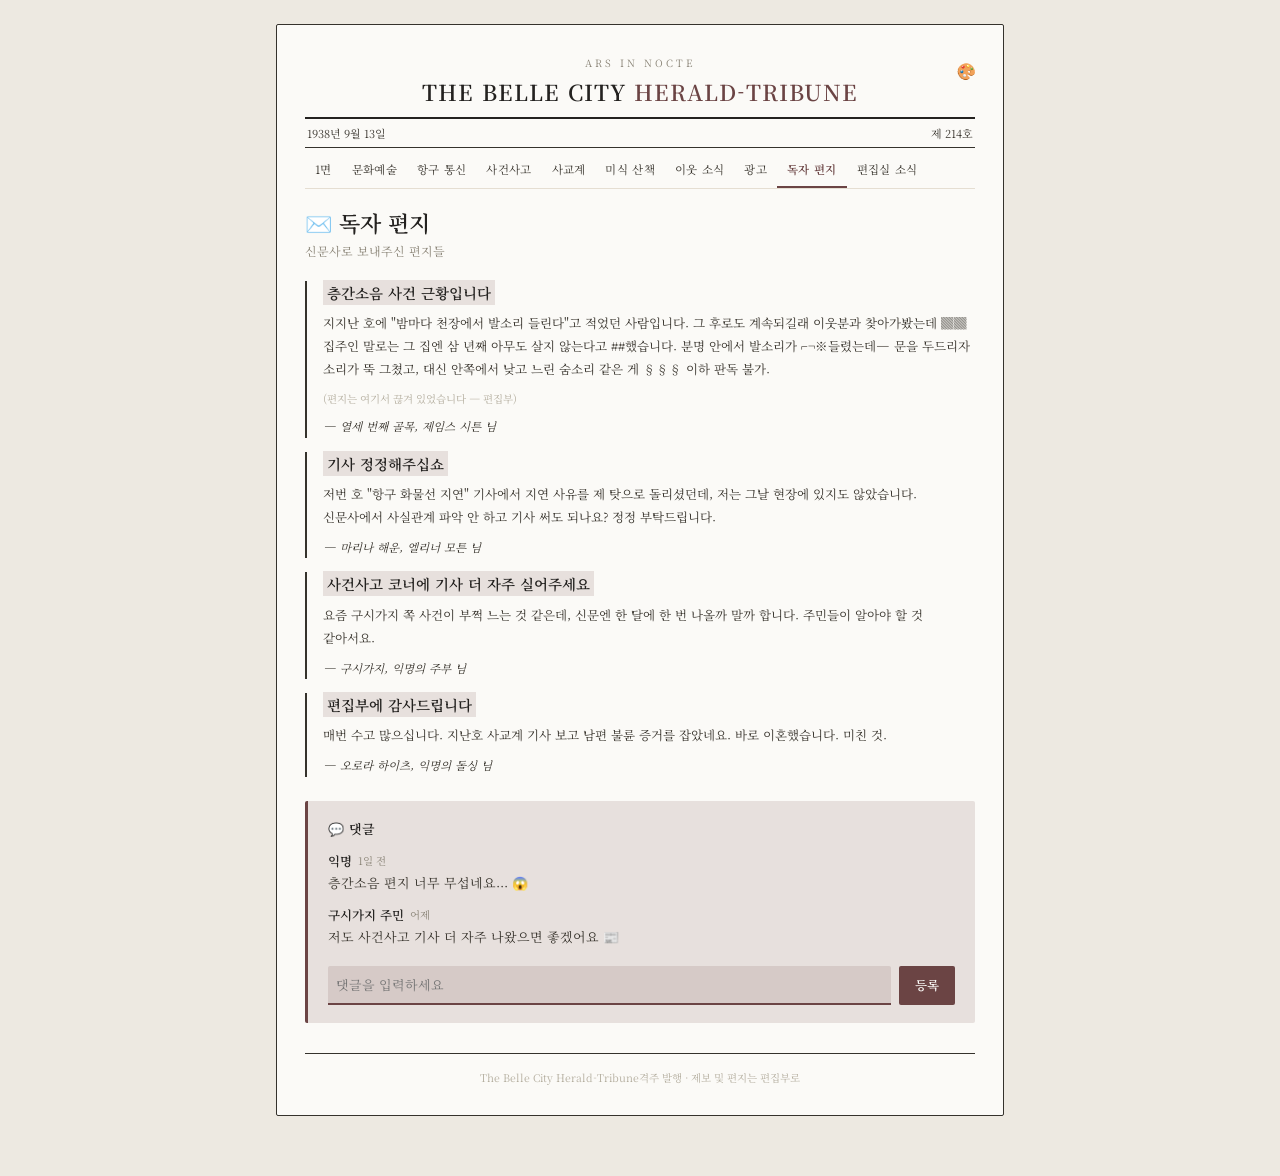
<file: letters.html>
<!DOCTYPE html>
<html lang="ko">
<head>
<meta charset="UTF-8" />
<meta name="viewport" content="width=device-width, initial-scale=1.0" />
<title>독자 편지 — The Belle City Herald-Tribune</title>
<link rel="stylesheet" href="https://fonts.googleapis.com/css2?family=Noto+Serif+KR:wght@400;500;600;700&display=swap" />
<link rel="stylesheet" href="style.css" />
</head>
<body data-page="letters">

<div class="bn-wrap">
  <div class="bn-paper">

    <div id="bn-header"></div>

    <p class="bn-section-title">✉️ 독자 편지</p>
    <p class="bn-section-desc">신문사로 보내주신 편지들</p>

    <div class="bn-card-list">

      <div class="bn-letter">
        <h3><span>층간소음 사건 근황입니다</span></h3>
        <p>지지난 호에 "밤마다 천장에서 발소리 들린다"고 적었던 사람입니다. 그 후로도 계속되길래 이웃분과 찾아가봤는데 ▓▓집주인 말로는 그 집엔 삼 년째 아무도 살지 않는다고 ##했습니다. 분명 안에서 발소리가 ⌐¬※들렸는데— 문을 두드리자 소리가 뚝 그쳤고, 대신 안쪽에서 낮고 느린 숨소리 같은 게 §§§ 이하 판독 불가.</p>
        <p class="bn-editor-note">(편지는 여기서 끊겨 있었습니다 — 편집부)</p>
        <p class="bn-sign">— 열세 번째 골목, 제임스 시튼 님</p>
      </div>

      <div class="bn-letter">
        <h3><span>기사 정정해주십쇼</span></h3>
        <p>저번 호 "항구 화물선 지연" 기사에서 지연 사유를 제 탓으로 돌리셨던데, 저는 그날 현장에 있지도 않았습니다. 신문사에서 사실관계 파악 안 하고 기사 써도 되나요? 정정 부탁드립니다.</p>
        <p class="bn-sign">— 마리나 해운, 엘리너 모튼 님</p>
      </div>

      <div class="bn-letter">
        <h3><span>사건사고 코너에 기사 더 자주 실어주세요</span></h3>
        <p>요즘 구시가지 쪽 사건이 부쩍 느는 것 같은데, 신문엔 한 달에 한 번 나올까 말까 합니다. 주민들이 알아야 할 것 같아서요.</p>
        <p class="bn-sign">— 구시가지, 익명의 주부 님</p>
      </div>

      <div class="bn-letter">
        <h3><span>편집부에 감사드립니다</span></h3>
        <p>매번 수고 많으십니다. 지난호 사교계 기사 보고 남편 불륜 증거를 잡았네요. 바로 이혼했습니다. 미친 것.</p>
        <p class="bn-sign">— 오로라 하이츠, 익명의 돌싱 님</p>
      </div>

    </div>

    <div class="bn-comments-block" data-article-id="letters-page" data-preset='[{"author":"익명","text":"층간소음 편지 너무 무섭네요... 😱","date":"1일 전"},{"author":"구시가지 주민","text":"저도 사건사고 기사 더 자주 나왔으면 좋겠어요 📰","date":"어제"}]' style="margin-top:24px;">
      <p class="bn-comments-title">💬 댓글</p>
      <div class="bn-comment-list"></div>
      <div class="bn-comment-input-row">
        <input type="text" class="bn-comment-input" placeholder="댓글을 입력하세요" />
        <button class="bn-comment-submit">등록</button>
      </div>
    </div>

    <div id="bn-footer" class="bn-footer"></div>

  </div>
</div>

<script src="common.js"></script>
<script src="comments.js"></script>
</body>
</html>
</file>
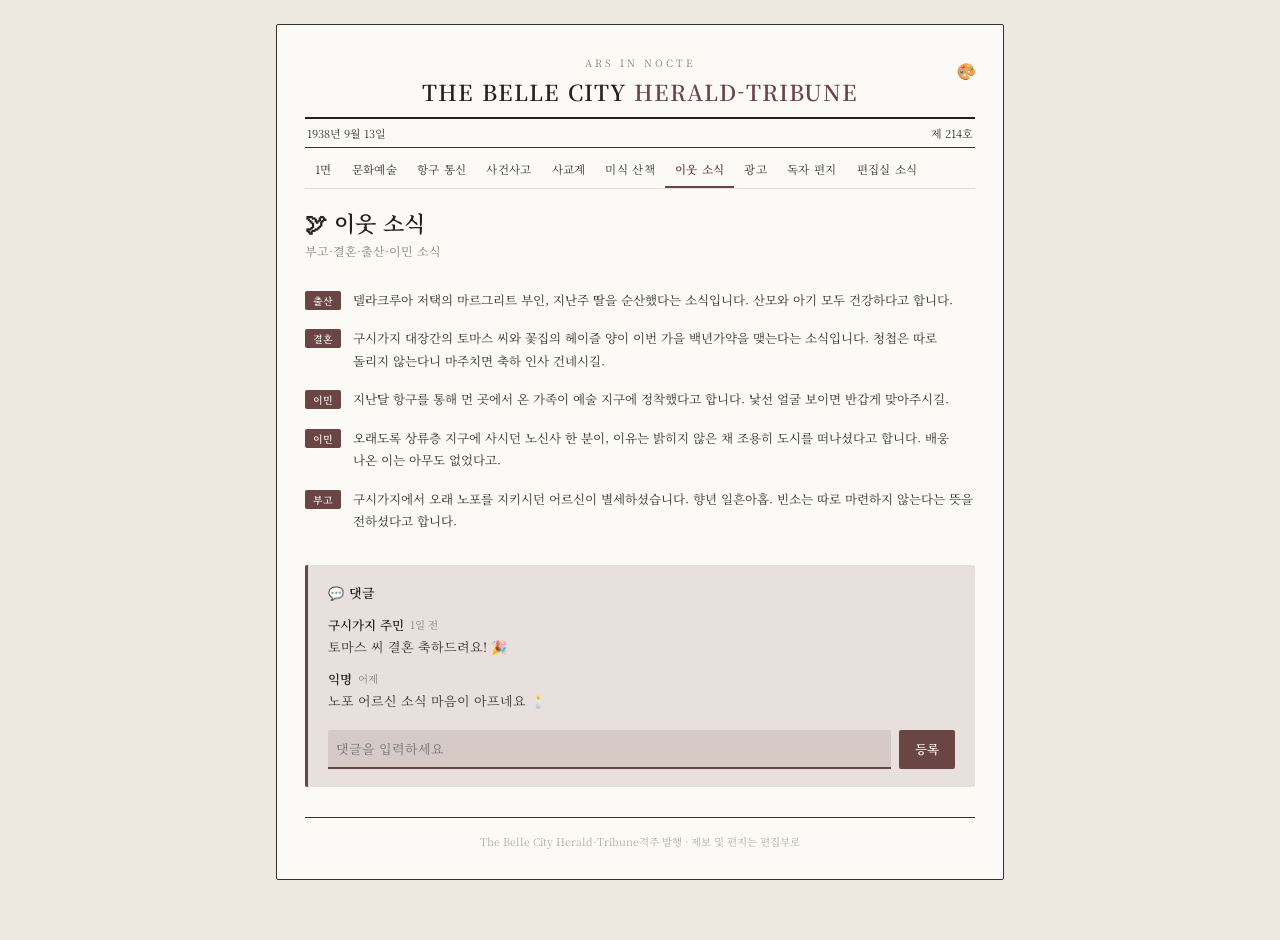
<file: neighbors.html>
<!DOCTYPE html>
<html lang="ko">
<head>
<meta charset="UTF-8" />
<meta name="viewport" content="width=device-width, initial-scale=1.0" />
<title>이웃 소식 — The Belle City Herald-Tribune</title>
<link rel="stylesheet" href="https://fonts.googleapis.com/css2?family=Noto+Serif+KR:wght@400;500;600;700&display=swap" />
<link rel="stylesheet" href="style.css" />
</head>
<body data-page="neighbors">

<div class="bn-wrap">
  <div class="bn-paper">

    <div id="bn-header"></div>

    <p class="bn-section-title">🕊 이웃 소식</p>
    <p class="bn-section-desc">부고·결혼·출산·이민 소식</p>

    <div>
      <div class="bn-tagged-item">
        <span class="bn-badge">출산</span>
        <p>델라크루아 저택의 마르그리트 부인, 지난주 딸을 순산했다는 소식입니다. 산모와 아기 모두 건강하다고 합니다.</p>
      </div>
      <div class="bn-tagged-item">
        <span class="bn-badge">결혼</span>
        <p>구시가지 대장간의 토마스 씨와 꽃집의 헤이즐 양이 이번 가을 백년가약을 맺는다는 소식입니다. 청첩은 따로 돌리지 않는다니 마주치면 축하 인사 건네시길.</p>
      </div>
      <div class="bn-tagged-item">
        <span class="bn-badge">이민</span>
        <p>지난달 항구를 통해 먼 곳에서 온 가족이 예술 지구에 정착했다고 합니다. 낯선 얼굴 보이면 반갑게 맞아주시길.</p>
      </div>
      <div class="bn-tagged-item">
        <span class="bn-badge">이민</span>
        <p>오래도록 상류층 지구에 사시던 노신사 한 분이, 이유는 밝히지 않은 채 조용히 도시를 떠나셨다고 합니다. 배웅 나온 이는 아무도 없었다고.</p>
      </div>
      <div class="bn-tagged-item">
        <span class="bn-badge">부고</span>
        <p>구시가지에서 오래 노포를 지키시던 어르신이 별세하셨습니다. 향년 일흔아홉. 빈소는 따로 마련하지 않는다는 뜻을 전하셨다고 합니다.</p>
      </div>
    </div>

    <div class="bn-comments-block" data-article-id="neighbors-page" data-preset='[{"author":"구시가지 주민","text":"토마스 씨 결혼 축하드려요! 🎉","date":"1일 전"},{"author":"익명","text":"노포 어르신 소식 마음이 아프네요 🕯️","date":"어제"}]' style="margin-top:24px;">
      <p class="bn-comments-title">💬 댓글</p>
      <div class="bn-comment-list"></div>
      <div class="bn-comment-input-row">
        <input type="text" class="bn-comment-input" placeholder="댓글을 입력하세요" />
        <button class="bn-comment-submit">등록</button>
      </div>
    </div>

    <div id="bn-footer" class="bn-footer"></div>

  </div>
</div>

<script src="common.js"></script>
<script src="comments.js"></script>
</body>
</html>
</file>
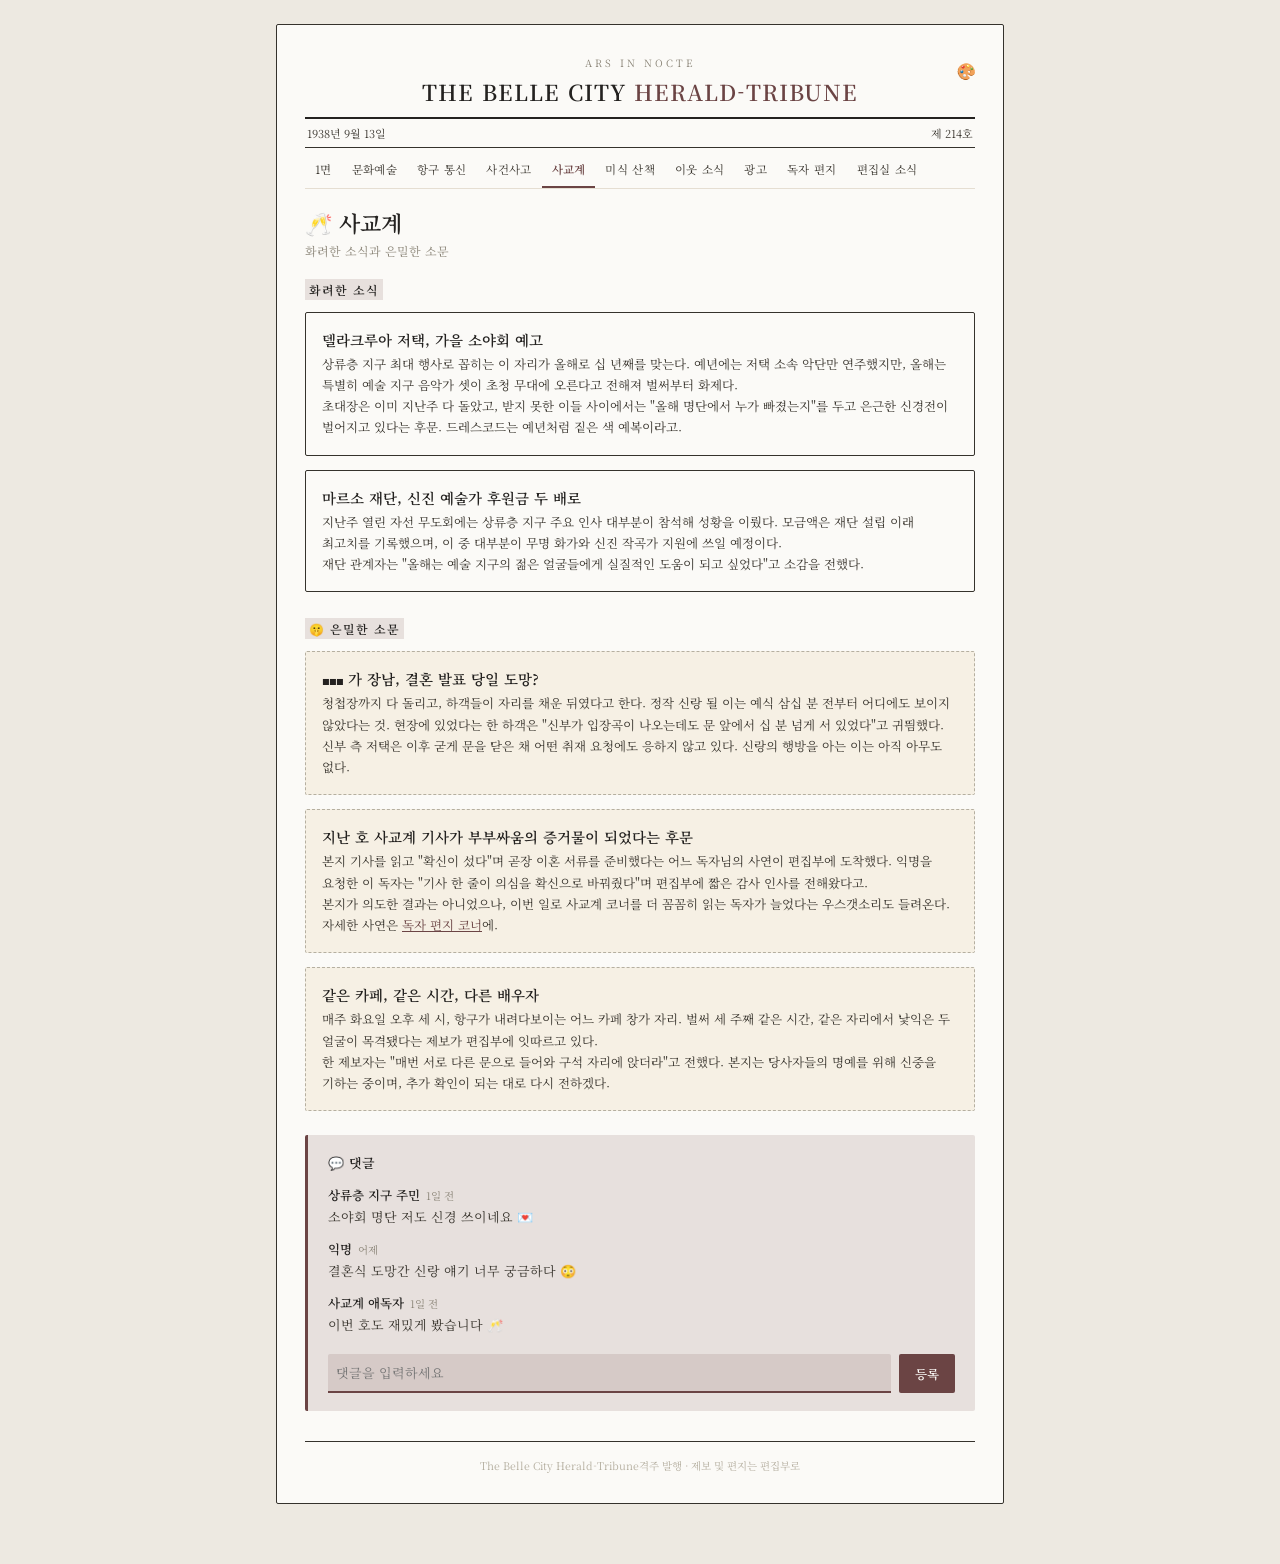
<file: society.html>
<!DOCTYPE html>
<html lang="ko">
<head>
<meta charset="UTF-8" />
<meta name="viewport" content="width=device-width, initial-scale=1.0" />
<title>사교계 — The Belle City Herald-Tribune</title>
<link rel="stylesheet" href="https://fonts.googleapis.com/css2?family=Noto+Serif+KR:wght@400;500;600;700&display=swap" />
<link rel="stylesheet" href="style.css" />
</head>
<body data-page="society">

<div class="bn-wrap">
  <div class="bn-paper">

    <div id="bn-header"></div>

    <p class="bn-section-title">🥂 사교계</p>
    <p class="bn-section-desc">화려한 소식과 은밀한 소문</p>

    <p class="bn-reporter-section-title"><span>화려한 소식</span></p>
    <div class="bn-card-list" style="margin-bottom:28px;">

      <article id="soiree" class="bn-flyer bn-plain">
        <h3>델라크루아 저택, 가을 소야회 예고</h3>
        <p>상류층 지구 최대 행사로 꼽히는 이 자리가 올해로 십 년째를 맞는다. 예년에는 저택 소속 악단만 연주했지만, 올해는 특별히 예술 지구 음악가 셋이 초청 무대에 오른다고 전해져 벌써부터 화제다.</p>
        <p>초대장은 이미 지난주 다 돌았고, 받지 못한 이들 사이에서는 "올해 명단에서 누가 빠졌는지"를 두고 은근한 신경전이 벌어지고 있다는 후문. 드레스코드는 예년처럼 짙은 색 예복이라고.</p>
      </article>

      <article id="foundation" class="bn-flyer bn-plain">
        <h3>마르소 재단, 신진 예술가 후원금 두 배로</h3>
        <p>지난주 열린 자선 무도회에는 상류층 지구 주요 인사 대부분이 참석해 성황을 이뤘다. 모금액은 재단 설립 이래 최고치를 기록했으며, 이 중 대부분이 무명 화가와 신진 작곡가 지원에 쓰일 예정이다.</p>
        <p>재단 관계자는 "올해는 예술 지구의 젊은 얼굴들에게 실질적인 도움이 되고 싶었다"고 소감을 전했다.</p>
      </article>

    </div>

    <p class="bn-reporter-section-title"><span>🤫 은밀한 소문</span></p>
    <div class="bn-card-list">

      <div class="bn-flyer" style="background:#F6F0E4;">
        <h3>◼◼◼ 가 장남, 결혼 발표 당일 도망?</h3>
        <p>청첩장까지 다 돌리고, 하객들이 자리를 채운 뒤였다고 한다. 정작 신랑 될 이는 예식 삼십 분 전부터 어디에도 보이지 않았다는 것. 현장에 있었다는 한 하객은 "신부가 입장곡이 나오는데도 문 앞에서 십 분 넘게 서 있었다"고 귀띔했다.</p>
        <p>신부 측 저택은 이후 굳게 문을 닫은 채 어떤 취재 요청에도 응하지 않고 있다. 신랑의 행방을 아는 이는 아직 아무도 없다.</p>
      </div>

      <div class="bn-flyer" style="background:#F6F0E4;">
        <h3>지난 호 사교계 기사가 부부싸움의 증거물이 되었다는 후문</h3>
        <p>본지 기사를 읽고 "확신이 섰다"며 곧장 이혼 서류를 준비했다는 어느 독자님의 사연이 편집부에 도착했다. 익명을 요청한 이 독자는 "기사 한 줄이 의심을 확신으로 바꿔줬다"며 편집부에 짧은 감사 인사를 전해왔다고.</p>
        <p>본지가 의도한 결과는 아니었으나, 이번 일로 사교계 코너를 더 꼼꼼히 읽는 독자가 늘었다는 우스갯소리도 들려온다. 자세한 사연은 <a href="letters.html" style="color:var(--bn-accent);">독자 편지 코너</a>에.</p>
      </div>

      <div class="bn-flyer" style="background:#F6F0E4;">
        <h3>같은 카페, 같은 시간, 다른 배우자</h3>
        <p>매주 화요일 오후 세 시, 항구가 내려다보이는 어느 카페 창가 자리. 벌써 세 주째 같은 시간, 같은 자리에서 낯익은 두 얼굴이 목격됐다는 제보가 편집부에 잇따르고 있다.</p>
        <p>한 제보자는 "매번 서로 다른 문으로 들어와 구석 자리에 앉더라"고 전했다. 본지는 당사자들의 명예를 위해 신중을 기하는 중이며, 추가 확인이 되는 대로 다시 전하겠다.</p>
      </div>

    </div>

    <div class="bn-comments-block" data-article-id="society-page" data-preset='[{"author":"사교계 애독자","text":"이번 호도 재밌게 봤습니다 🥂","date":"1일 전"},{"author":"익명","text":"결혼식 도망간 신랑 얘기 너무 궁금하다 😳","date":"어제"},{"author":"상류층 지구 주민","text":"소야회 명단 저도 신경 쓰이네요 💌","date":"1일 전"}]' style="margin-top:24px;">
      <p class="bn-comments-title">💬 댓글</p>
      <div class="bn-comment-list"></div>
      <div class="bn-comment-input-row">
        <input type="text" class="bn-comment-input" placeholder="댓글을 입력하세요" />
        <button class="bn-comment-submit">등록</button>
      </div>
    </div>

    <div id="bn-footer" class="bn-footer"></div>

  </div>
</div>

<script src="common.js"></script>
<script src="comments.js"></script>
</body>
</html>
</file>
<file: style.css>
:root {
  --bn-accent: #6B4444;
  --bn-highlight: rgba(107, 68, 68, 0.22);
  --bn-paper: #FBFAF7;
  --bn-ink: #242220;
  --bn-ink-soft: #3A362F;
  --bn-muted: #8A8477;
  --bn-faint: #B5AFA0;
  --bn-line: #E5DED2;
  --bn-border: #35322C;
}

* { box-sizing: border-box; }

body {
  margin: 0;
  background: #EDE9E1;
  font-family: 'Noto Serif KR', serif;
  color: var(--bn-ink);
  word-break: keep-all;
  overflow-wrap: break-word;
}

.bn-wrap {
  max-width: 760px;
  margin: 0 auto;
  padding: 24px 16px 60px;
}

.bn-paper {
  background: var(--bn-paper);
  border: 0.5px solid var(--bn-border);
  border-radius: 2px;
  padding: 30px 28px;
}

/* 마스트헤드 */
.bn-masthead { text-align: center; margin-bottom: 10px; }
.bn-tagline { font-size: 10px; letter-spacing: 3px; color: var(--bn-muted); margin: 0 0 6px; }
.bn-logo { font-size: 22px; font-weight: 600; letter-spacing: 1px; margin: 0; }
.bn-logo a { color: var(--bn-ink); text-decoration: none; }
.bn-logo .bn-accent { color: var(--bn-accent); }
.bn-dateline {
  display: flex; justify-content: space-between; align-items: center;
  border-top: 2px solid var(--bn-ink); border-bottom: 0.5px solid var(--bn-border);
  padding: 6px 2px; font-size: 11px; color: var(--bn-ink-soft); margin-bottom: 4px;
}

/* 내비게이션 */
.bn-nav {
  display: flex; flex-wrap: wrap; gap: 0;
  border-bottom: 0.5px solid var(--bn-line); margin-bottom: 18px;
}
.bn-nav a {
  font-size: 11.5px; padding: 9px 10px; color: var(--bn-ink-soft);
  text-decoration: none; letter-spacing: 0.3px;
}
.bn-nav a.active { color: var(--bn-accent); font-weight: 600; border-bottom: 2px solid var(--bn-accent); margin-bottom: -0.5px; }
.bn-nav a:hover { color: var(--bn-ink); }

/* 헤드라인 (1면) */
.bn-headline { padding: 18px 0; border-bottom: 0.5px solid var(--bn-line); }
.bn-tag {
  font-size: 10px; color: var(--bn-paper); background: var(--bn-accent);
  border-radius: 2px; padding: 2px 8px; font-weight: 600;
}
.bn-headline h1 {
  font-size: 21px; font-weight: 600; line-height: 1.65; margin: 10px 0 8px;
}
.bn-headline h1 span, .bn-hl {
  background: var(--bn-highlight);
  padding: 2px 4px;
  -webkit-box-decoration-break: clone;
  box-decoration-break: clone;
}
.bn-headline p { font-size: 13px; line-height: 1.85; color: var(--bn-ink-soft); margin: 0; }
.bn-more { color: var(--bn-accent); font-weight: 600; text-decoration: none; }

/* 1면 그리드 */
.bn-grid {
  display: grid;
  grid-template-columns: 1.2fr 1fr 1fr;
  grid-template-areas:
    "culture culture incident"
    "society harbor incident"
    "ads food mark"
    "neighbor letters mark";
  gap: 0; margin-top: 4px;
}
.bn-area-culture { grid-area: culture; }
.bn-area-incident { grid-area: incident; }
.bn-area-society { grid-area: society; }
.bn-area-harbor { grid-area: harbor; }
.bn-area-ads { grid-area: ads; }
.bn-area-food { grid-area: food; }
.bn-area-mark { grid-area: mark; }
.bn-area-neighbor { grid-area: neighbor; }
.bn-area-letters { grid-area: letters; }

.bn-cell {
  padding: 16px; border-right: 0.5px solid var(--bn-line); border-bottom: 0.5px solid var(--bn-line);
}
.bn-cell:last-child, .bn-cell.bn-no-r { border-right: none; }
.bn-cell.bn-no-b { border-bottom: none; }
.bn-cell a { text-decoration: none; color: inherit; }
.bn-cell-label { font-size: 11px; font-weight: 600; letter-spacing: 1px; color: var(--bn-accent); margin: 0 0 8px; }
.bn-cell-title { font-size: 14px; font-weight: 600; line-height: 1.4; margin: 0 0 5px; }
.bn-cell-sub { font-size: 11.5px; color: var(--bn-muted); line-height: 1.6; margin: 0; }
.bn-mark { display: flex; flex-direction: column; align-items: center; justify-content: center; text-align: center; padding: 16px 0; }
.bn-mark .bn-moon { font-size: 18px; color: var(--bn-accent); }
.bn-mark p { font-style: italic; color: var(--bn-muted); font-size: 12px; letter-spacing: 1px; margin: 10px 0 0; }
.bn-mark p.bn-mark-kr { font-size: 10px; color: var(--bn-faint); margin: 2px 0 0; }

.bn-editorial-strip {
  margin-top: 16px; padding-top: 14px; border-top: 0.5px solid var(--bn-border); text-align: center;
}
.bn-editorial-strip a { color: var(--bn-muted); text-decoration: none; font-size: 11px; }
.bn-editorial-strip a:hover { color: var(--bn-ink-soft); }
.bn-mobile-br { display: none; }

/* 섹션 목록 페이지 */
.bn-section-title { font-size: 22px; font-weight: 600; margin: 0 0 4px; }
.bn-section-desc { font-size: 12px; color: var(--bn-muted); margin: 0 0 22px; }
.bn-article-list { display: flex; flex-direction: column; }
.bn-article-item { padding: 18px 0; border-bottom: 0.5px solid var(--bn-line); }
.bn-article-item:last-child { border-bottom: none; }
.bn-article-item a { text-decoration: none; color: inherit; }
.bn-article-item h2 { font-size: 16px; font-weight: 600; margin: 0 0 6px; line-height: 1.4; }
.bn-article-item p { font-size: 12.5px; color: var(--bn-muted); margin: 0; }

/* 글 상세 페이지 */
.bn-back { display: inline-block; font-size: 12px; color: var(--bn-muted); text-decoration: none; margin-bottom: 18px; }
.bn-back:hover { color: var(--bn-ink); }
.bn-article-title { font-size: 22px; font-weight: 600; line-height: 1.4; margin: 0 0 10px; }
.bn-article-meta { font-size: 11.5px; color: var(--bn-muted); margin: 0 0 22px; }
.bn-article-body p { font-size: 14px; line-height: 1.9; color: var(--bn-ink-soft); margin: 0 0 16px; }
.bn-divider { border: none; border-top: 0.5px solid var(--bn-line); margin: 24px 0; }

/* 리스트형 카드 (광고/독자편지/이웃소식 공통) */
.bn-card-list { display: flex; flex-direction: column; gap: 14px; }
.bn-flyer {
  position: relative; border: 1px dashed var(--bn-faint); border-radius: 2px;
  padding: 16px; background: var(--bn-paper);
}
.bn-flyer.bn-plain { border: 0.5px solid var(--bn-border); }
.bn-flyer .bn-tape {
  position: absolute; top: -8px; left: 24px; width: 40px; height: 14px;
  background: rgba(197,181,138,0.35); transform: rotate(-3deg);
}
.bn-flyer h3 { font-size: 14.5px; font-weight: 600; margin: 0 0 4px; }
.bn-flyer p { font-size: 12.5px; line-height: 1.7; color: var(--bn-ink-soft); margin: 0; }
.bn-flyer .bn-fine { font-size: 9px; color: var(--bn-faint); margin-top: 6px; }

.bn-letter { border-left: 2px solid var(--bn-border); padding-left: 16px; }
.bn-letter h3 { font-size: 14.5px; font-weight: 600; line-height: 1.6; margin: 0 0 8px; }
.bn-letter h3 span { background: var(--bn-highlight); padding: 2px 4px; -webkit-box-decoration-break: clone; box-decoration-break: clone; }
.bn-letter p { font-size: 12.5px; line-height: 1.85; color: var(--bn-ink-soft); margin: 0 0 8px; }
.bn-letter .bn-sign { font-size: 11.5px; color: var(--bn-ink-soft); font-style: italic; margin: 0; }
.bn-letter .bn-editor-note { font-size: 10.5px; color: var(--bn-faint); margin: 0 0 8px; }

.bn-tagged-item { display: flex; gap: 12px; align-items: baseline; padding: 8px 0; }
.bn-badge {
  flex-shrink: 0; font-size: 10px; color: var(--bn-paper); background: var(--bn-accent);
  border-radius: 2px; padding: 2px 8px; font-weight: 600;
}
.bn-tagged-item p { font-size: 12.5px; line-height: 1.8; color: var(--bn-ink-soft); margin: 0; }

/* 이 주의 무대 / 목록형 라인업 */
.bn-lineup-item {
  display: flex; gap: 12px; align-items: baseline; padding: 11px 0; border-bottom: 0.5px solid var(--bn-line);
}
.bn-lineup-item:last-child { border-bottom: none; }
.bn-lineup-date { flex-shrink: 0; width: 44px; font-size: 11px; color: var(--bn-muted); }
.bn-lineup-tag { flex-shrink: 0; font-size: 10px; color: var(--bn-paper); background: var(--bn-accent); border-radius: 2px; padding: 2px 6px; font-weight: 600; }
.bn-lineup-title { font-size: 12.5px; flex: 1; }
.bn-lineup-loc { font-size: 11px; color: var(--bn-muted); }

.bn-callout { margin-top: 20px; padding: 16px 18px; border: 0.5px solid var(--bn-accent); border-radius: 2px; }
.bn-callout p:first-child { font-size: 11.5px; font-weight: 600; color: var(--bn-accent); margin: 0 0 6px; }
.bn-callout p { font-size: 12.5px; line-height: 1.8; color: var(--bn-ink-soft); margin: 0 0 8px; }
.bn-callout p:last-child { margin-bottom: 0; }

/* 메뉴/아이템 리스트 (미식산책) */
.bn-menu-item { display: flex; gap: 12px; align-items: center; }
.bn-menu-thumb {
  width: 44px; height: 44px; flex-shrink: 0; background: var(--bn-line); border-radius: 2px;
  display: flex; align-items: center; justify-content: center; font-size: 16px; color: var(--bn-faint);
}
.bn-menu-item h4 { font-size: 13px; font-weight: 600; margin: 0 0 2px; }
.bn-menu-item p { font-size: 11.5px; color: var(--bn-muted); margin: 0; }

/* 편집실 소식 */
.bn-editor-box { border: 0.5px solid var(--bn-accent); border-radius: 2px; padding: 16px 18px; margin-bottom: 24px; }
.bn-editor-box h3 { font-size: 13.5px; font-weight: 600; margin: 0 0 8px; }
.bn-editor-box h3 span { background: var(--bn-highlight); padding: 2px 4px; -webkit-box-decoration-break: clone; box-decoration-break: clone; }
.bn-editor-box p { font-size: 12.5px; line-height: 1.85; color: var(--bn-ink-soft); margin: 0 0 6px; }
.bn-editor-box .bn-sign { font-size: 11px; color: var(--bn-muted); font-style: italic; margin: 0; }

.bn-reporter-section-title { font-size: 12px; font-weight: 600; letter-spacing: 1px; margin: 0 0 14px; }
.bn-reporter-section-title span { background: var(--bn-highlight); padding: 2px 4px; -webkit-box-decoration-break: clone; box-decoration-break: clone; }
.bn-reporter-note { border-left: 2px solid var(--bn-line); padding-left: 14px; margin-bottom: 16px; }
.bn-reporter-note p { font-size: 12.5px; line-height: 1.8; color: var(--bn-ink-soft); margin: 0 0 5px; }
.bn-reporter-note .bn-sign { font-size: 11px; color: var(--bn-muted); font-style: italic; margin: 0; }

.bn-chat-box { padding-top: 16px; border-top: 0.5px dashed var(--bn-line); margin-bottom: 20px; }
.bn-chat-box h3 { font-size: 13px; font-weight: 600; margin: 0 0 6px; }
.bn-chat-box p { font-size: 12.5px; line-height: 1.85; color: var(--bn-ink-soft); margin: 0; }
.bn-chat-box .bn-orange { color: #B5651D; font-weight: 600; }

.bn-next-issue { padding: 14px 16px; border: 0.5px solid var(--bn-border); border-radius: 2px; text-align: center; }
.bn-next-issue p:first-child { font-size: 11px; color: var(--bn-muted); letter-spacing: 1px; margin: 0 0 4px; }
.bn-next-issue p { font-size: 12.5px; color: var(--bn-ink-soft); margin: 0; }

/* 댓글 */
.bn-comments-block {
  margin-top: 28px;
  padding: 18px 20px;
  background: var(--bn-highlight);
  border-left: 3px solid var(--bn-accent);
  border-radius: 2px;
}
.bn-comments-title { font-size: 13px; font-weight: 600; color: var(--bn-ink); letter-spacing: 0.3px; margin: 0 0 14px; }
.bn-comment-list { display: flex; flex-direction: column; gap: 14px; margin-bottom: 20px; }
.bn-comment-head { display: flex; align-items: center; gap: 6px; margin-bottom: 3px; }
.bn-comment-name { font-size: 12.5px; font-weight: 600; }
.bn-comment-date { font-size: 10.5px; color: var(--bn-muted); }
.bn-comment-text { font-size: 13px; color: var(--bn-ink-soft); margin: 0; }
.bn-comment-mine-badge {
  font-size: 9px; color: var(--bn-accent); border: 0.5px solid var(--bn-accent);
  border-radius: 2px; padding: 1px 6px; font-weight: 600;
}
.bn-comment-input-row { display: flex; gap: 8px; }
.bn-comment-input-row input {
  flex: 1; background: var(--bn-highlight); border: none; border-bottom: 2px solid var(--bn-accent);
  border-radius: 2px 2px 0 0; padding: 9px 8px; font-size: 13px; font-family: 'Noto Serif KR', serif;
  color: var(--bn-ink); outline: none;
}
.bn-comment-input-row button {
  background: var(--bn-accent); color: var(--bn-paper); border: none; border-radius: 2px;
  padding: 0 16px; font-size: 12.5px; font-weight: 600; font-family: 'Noto Serif KR', serif; cursor: pointer;
}
.bn-comment-hint { font-size: 10.5px; color: var(--bn-faint); margin: 6px 2px 0; }

.bn-footer { margin-top: 30px; padding-top: 16px; border-top: 0.5px solid var(--bn-border); text-align: center; }
.bn-footer p { font-size: 10.5px; color: var(--bn-faint); margin: 0; }

@media (max-width: 480px) {
  .bn-wrap { padding: 12px 8px 40px; }
  .bn-paper { padding: 22px 16px; }
  .bn-logo { font-size: 17px; letter-spacing: 0.5px; }
  .bn-nav {
    flex-wrap: nowrap;
    overflow-x: auto;
    -webkit-overflow-scrolling: touch;
    scrollbar-width: none;
  }
  .bn-nav::-webkit-scrollbar { display: none; }
  .bn-nav a { padding: 7px 9px; font-size: 11px; white-space: nowrap; flex-shrink: 0; }
  .bn-mobile-br { display: inline; }
  .bn-grid { grid-template-columns: 1fr 1fr; grid-template-areas:
    "culture culture"
    "incident incident"
    "society harbor"
    "ads food"
    "neighbor letters"
    "mark mark"; }
}
</file>
